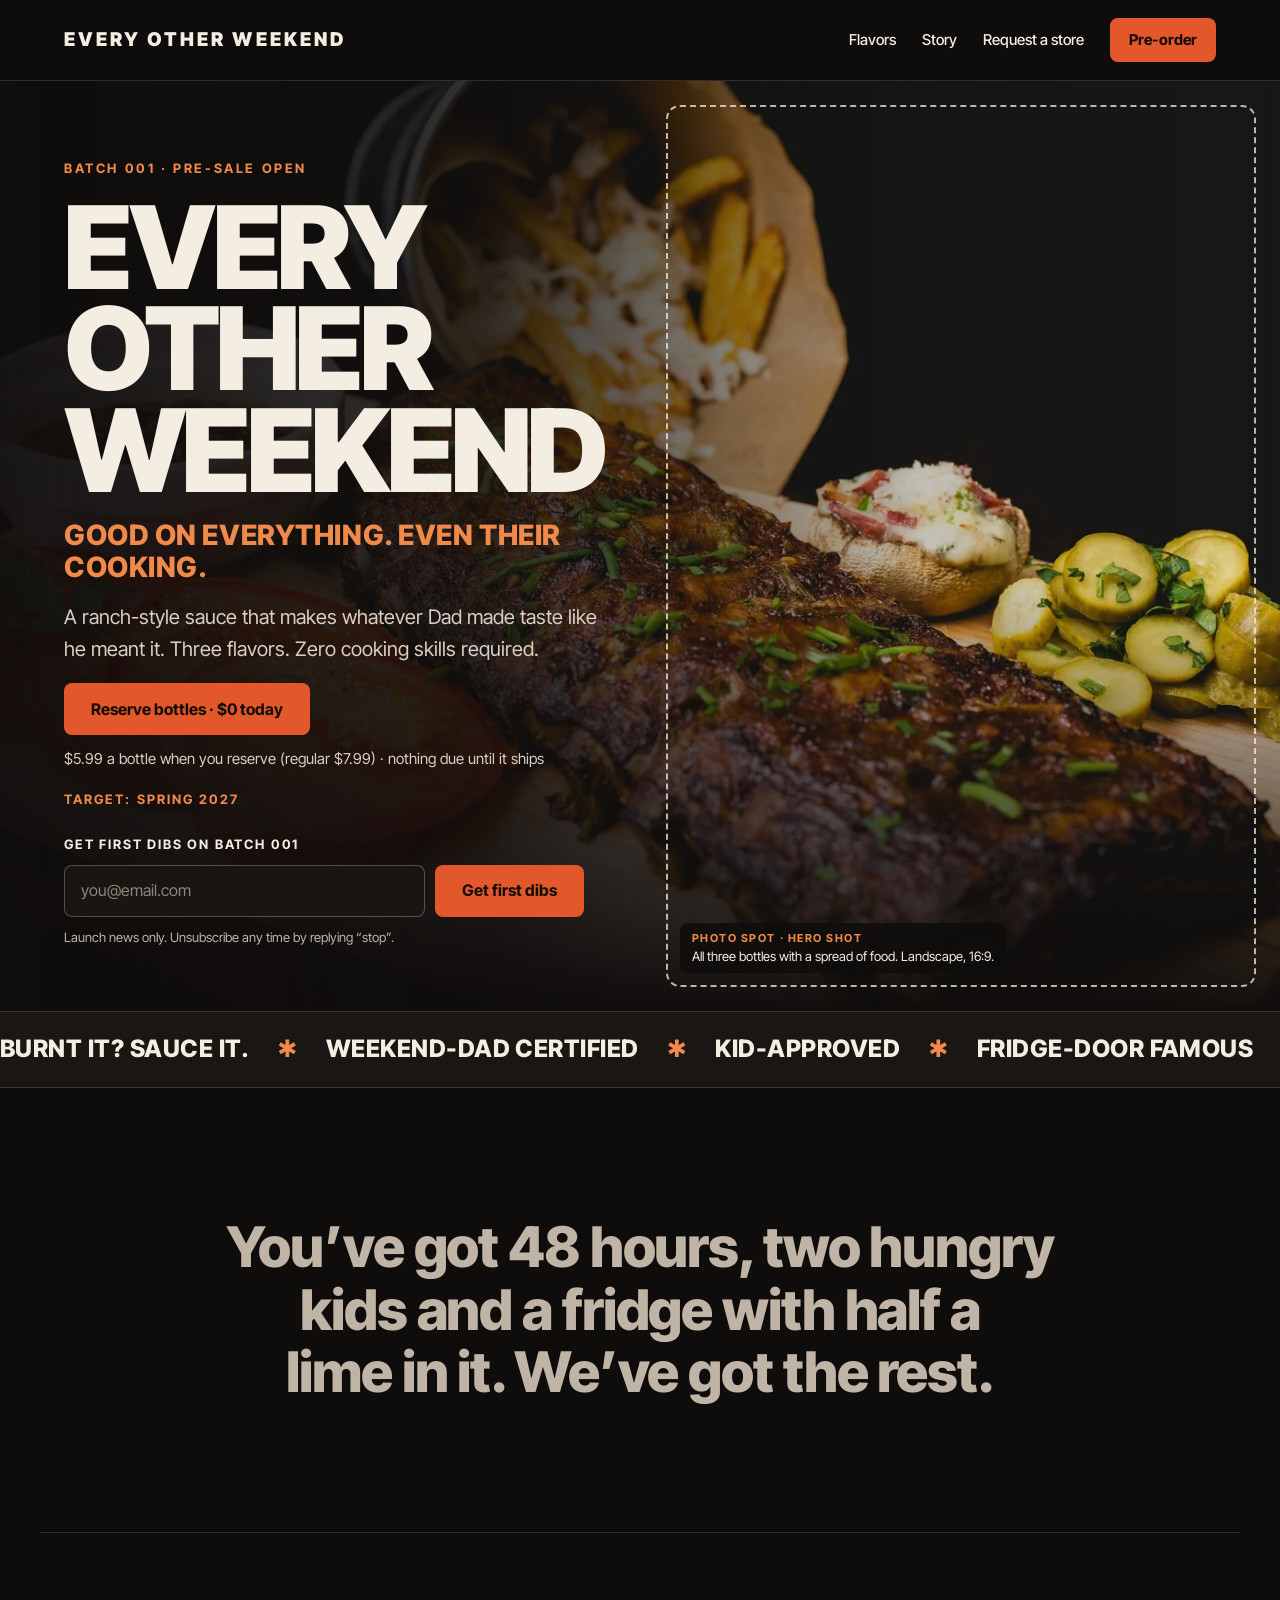
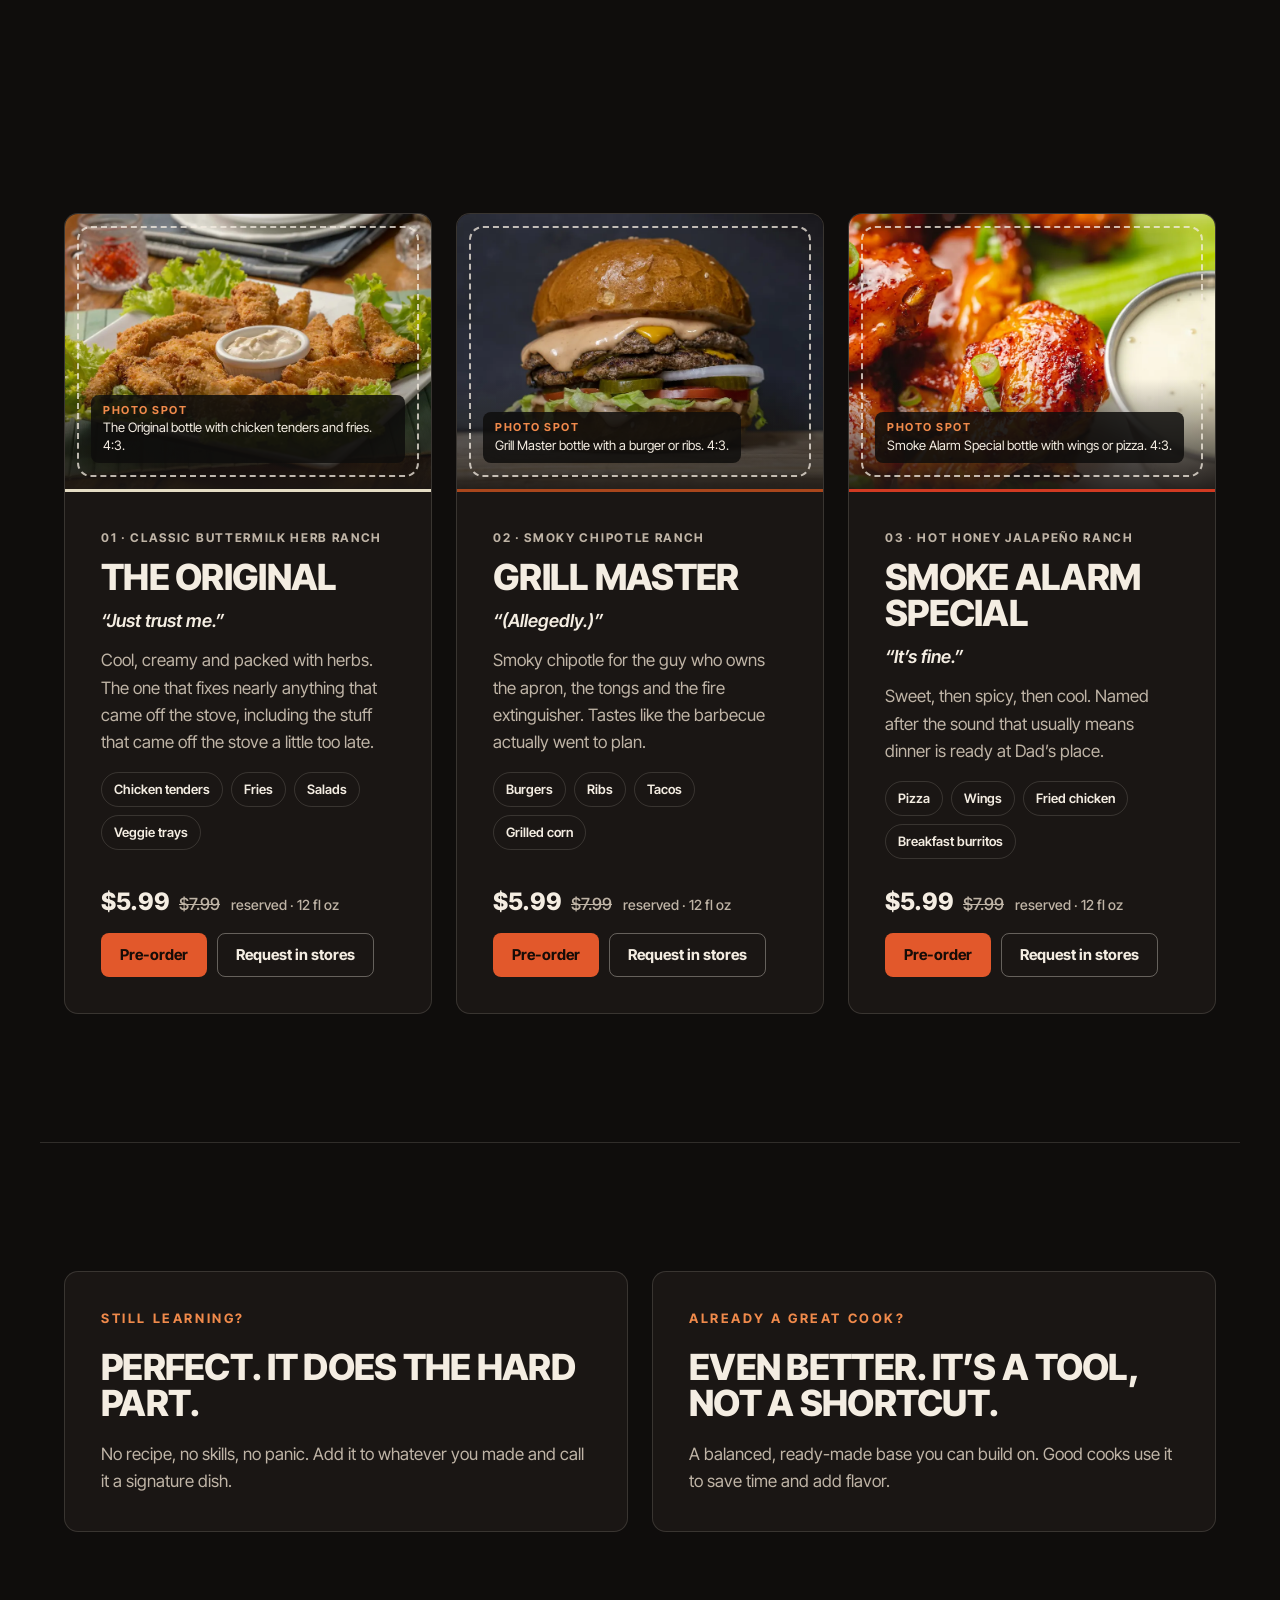
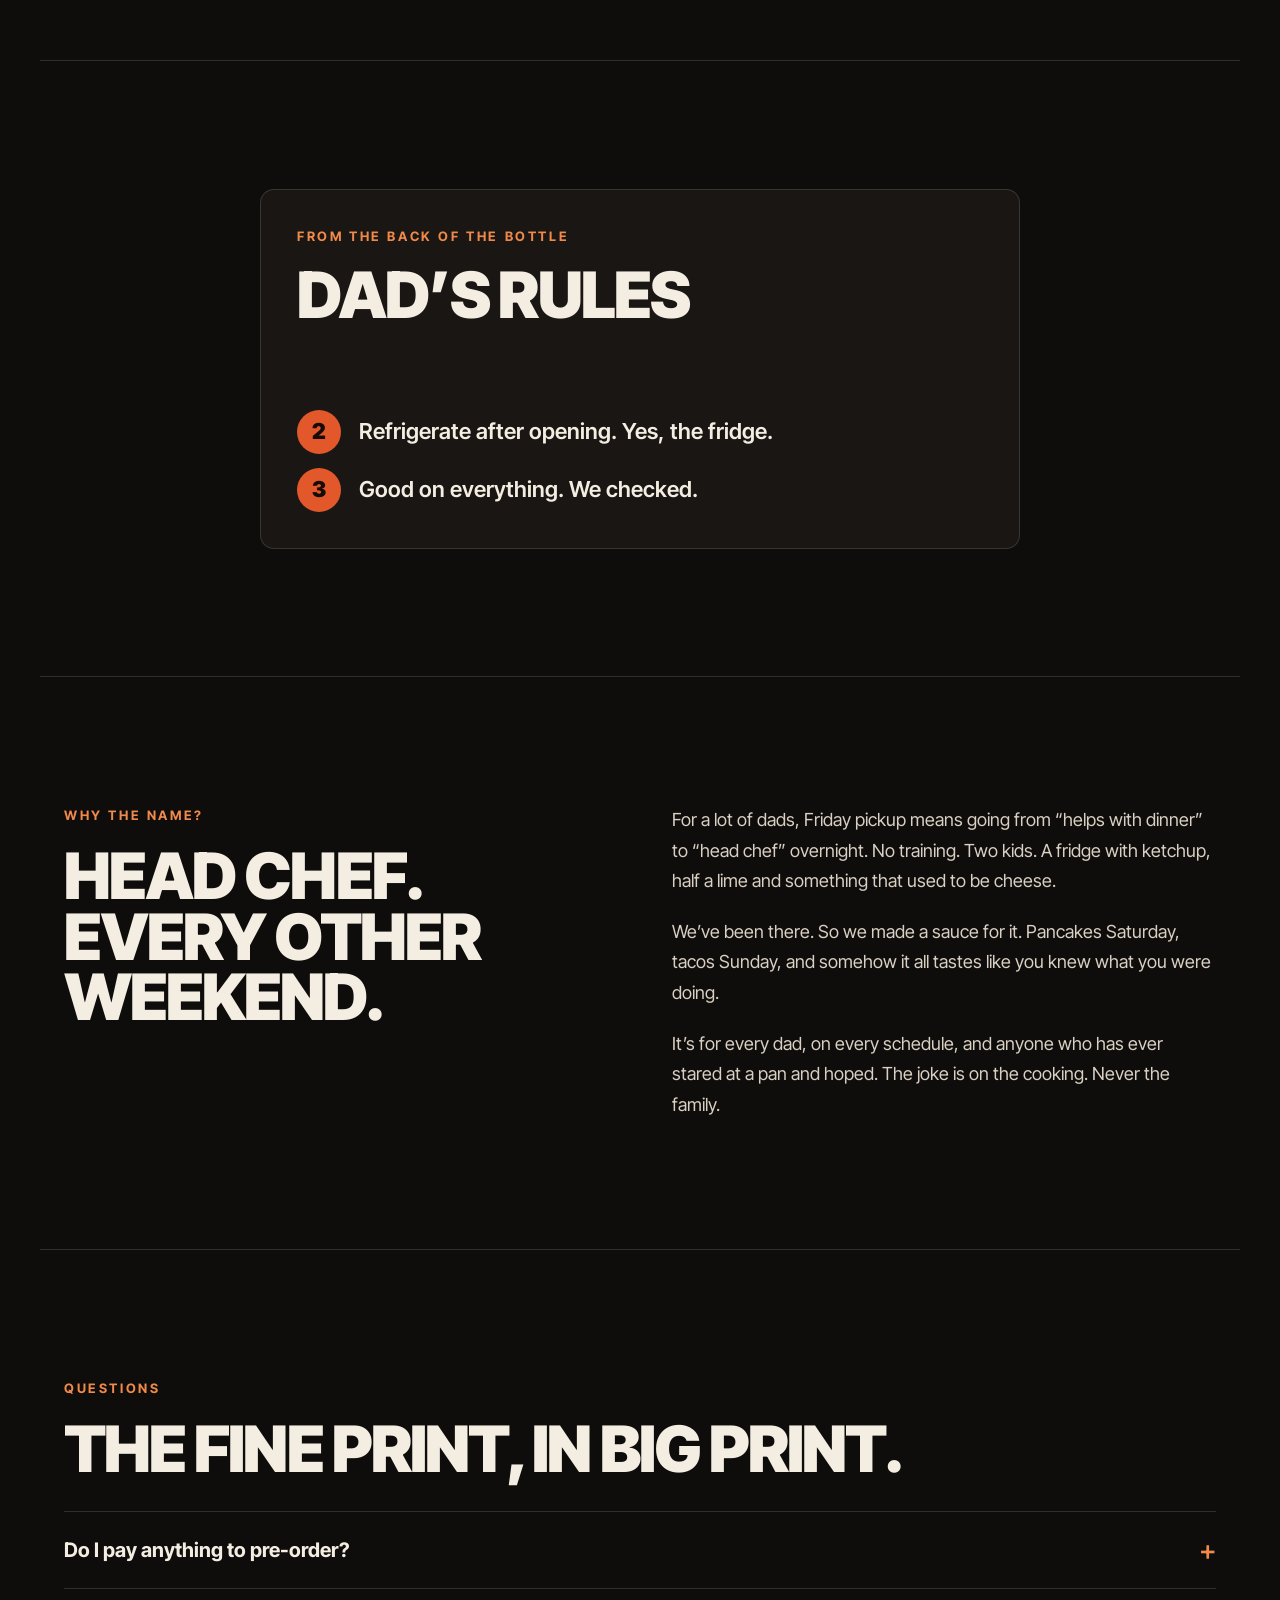
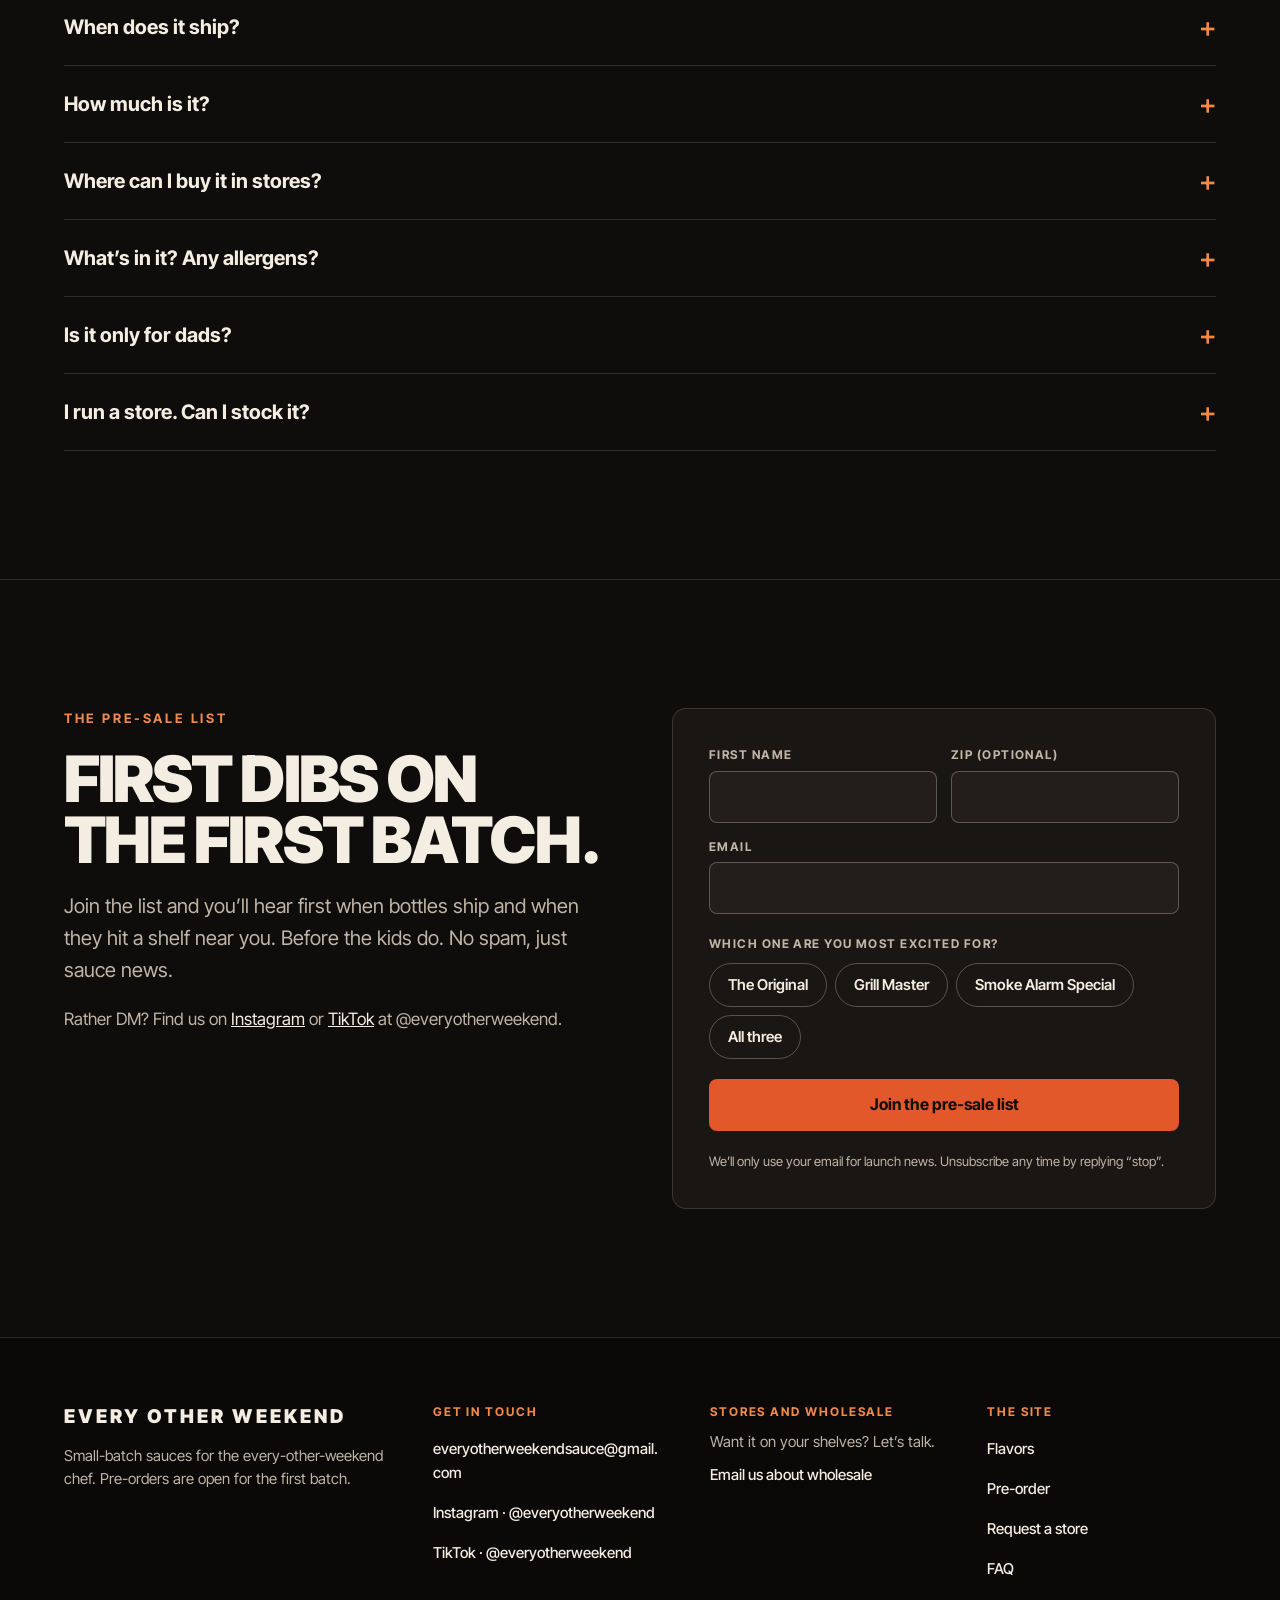
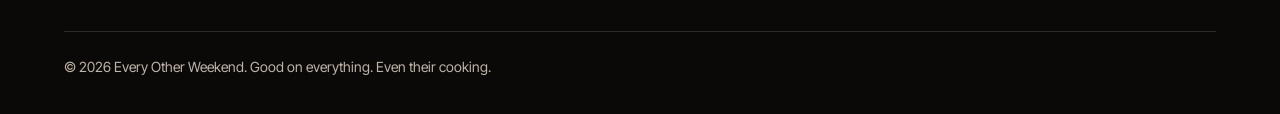
<file: index.html>
<!doctype html>
<html lang="en">
<head>
<meta charset="utf-8">
<meta name="viewport" content="width=device-width, initial-scale=1">
<title>Every Other Weekend — Good on everything. Even their cooking.</title>
<meta name="description" content="Small-batch sauces for the every-other-weekend chef. Three flavors, pre-orders open. $5.99 a bottle when you reserve now, $0 due today.">
<meta property="og:title" content="Every Other Weekend — Good on everything. Even their cooking.">
<meta property="og:description" content="Small-batch sauces for the every-other-weekend chef. Three flavors, pre-orders open. $5.99 a bottle when you reserve now, $0 due today.">
<meta property="og:type" content="website">
<meta property="og:url" content="https://everyotherweekendco.netlify.app/">
<meta property="og:image" content="https://everyotherweekendco.netlify.app/img/og-share.jpg">
<meta property="og:image:width" content="1200">
<meta property="og:image:height" content="630">
<meta property="og:image:alt" content="Every Other Weekend: good on everything. Pre-order, $0 today.">
<meta name="twitter:card" content="summary_large_image">
<link rel="icon" href="img/favicon.png" type="image/png">
<link rel="apple-touch-icon" href="img/favicon.png">
<meta name="theme-color" content="#0F0D0C">
<link rel="preconnect" href="https://fonts.googleapis.com">
<link rel="preconnect" href="https://fonts.gstatic.com" crossorigin="anonymous">
<link href="https://fonts.googleapis.com/css2?family=Inter+Tight:wght@400;500;600;700;800;900&amp;display=swap" rel="stylesheet">
<link rel="stylesheet" href="eow.css">
<link rel="stylesheet" href="home.css">
</head>
<body>
<div data-eow>

<header class="site-header">
<nav aria-label="Main" class="wrap site-nav">
<a href="#top" class="wordmark">Every Other Weekend</a>
<div class="nav-links">
<a href="#flavors">Flavors</a><a href="#story">Story</a><a href="stores.html">Request a store</a>
<a href="preorder.html" class="btn btn-primary btn-sm">Pre-order</a>
</div>
</nav>
</header>
<main>
<section id="top" class="hero">
<picture class="hero-photo">
<source srcset="img/hero.webp" type="image/webp">
<img src="img/hero.jpg" alt="Glazed barbecue ribs on a wooden board with fries and pickles" width="1800" height="1012" fetchpriority="high">
</picture>
<div class="photo-slot hero-slot" data-photo-slot hidden><span class="slot-label"><strong>Photo spot · Hero shot</strong>All three bottles with a spread of food. Landscape, 16:9.</span></div>
<div class="wrap hero-inner">
<div class="hero-copy" data-rv="up">
<p class="eyebrow">Batch 001 · Pre-sale open</p>
<h1 class="h-display hero-brand">Every Other Weekend</h1>
<p class="hero-tagline">Good on everything. Even their cooking.</p>
<p class="lede hero-lede">A ranch-style sauce that makes whatever Dad made taste like he meant it. Three flavors. Zero cooking skills required.</p>
<div class="hero-ctas">
<a href="preorder.html" class="btn btn-primary">Reserve bottles · $0 today</a>
<span class="hero-price">$5.99 a bottle when you reserve (regular $7.99) · nothing due until it ships</span>
</div>
<p class="hero-target">Target: spring 2027</p>
<div class="counter" data-counter hidden>
<p class="counter-text" data-counter-text></p>
<div class="counter-bar" data-counter-bar hidden role="progressbar" aria-label="First batch reserved" aria-valuemin="0"><div class="counter-fill" data-counter-fill></div></div>
</div>
<div class="hero-form">
<div data-if="heroNotSent">
<div data-form class="inline-form">
<label for="hero-email" class="hero-form-label">Get first dibs on Batch 001</label>
<div class="inline-row">
<input id="hero-email" class="input" data-val="hEmail" data-input="setHEmail" type="email" autocomplete="email" placeholder="you@email.com" required>
<button type="button" class="btn btn-primary" data-click="heroSubmit" data-busy>Get first dibs</button>
</div>
<div data-if="heroHasErr"><p class="form-error" role="alert"><span data-t="heroErr"></span></p></div>
<a data-fallback="heroHref" data-for="hero" hidden href="mailto:everyotherweekendsauce@gmail.com" class="btn btn-ghost btn-sm">Send my email instead</a>
<p class="fine">Launch news only. Unsubscribe any time by replying “stop”.</p>
</div>
</div>
<div data-if="heroSent" hidden>
<div role="status" class="hero-thanks card card-pad">
<p class="eyebrow">You’re on the list</p>
<p>We’ll email you the moment the first batch is ready.</p>
<button type="button" class="btn btn-ghost btn-sm share-btn" data-share>Know someone who grills? Send them this</button>
</div>
</div>
</div>
</div>
</div>
</section>

<div class="marquee" aria-label="Burnt it? Sauce it. Weekend-dad certified. Kid-approved. Fridge-door famous.">
<p data-marquee aria-hidden="true"><span><span>Burnt it? Sauce it.</span><span>✱</span><span>Weekend-dad certified</span><span>✱</span><span>Kid-approved</span><span>✱</span><span>Fridge-door famous</span><span>✱</span></span><span><span>Burnt it? Sauce it.</span><span>✱</span><span>Weekend-dad certified</span><span>✱</span><span>Kid-approved</span><span>✱</span><span>Fridge-door famous</span><span>✱</span></span><span><span>Burnt it? Sauce it.</span><span>✱</span><span>Weekend-dad certified</span><span>✱</span><span>Kid-approved</span><span>✱</span><span>Fridge-door famous</span><span>✱</span></span><span><span>Burnt it? Sauce it.</span><span>✱</span><span>Weekend-dad certified</span><span>✱</span><span>Kid-approved</span><span>✱</span><span>Fridge-door famous</span><span>✱</span></span></p>
</div>

<section class="wrap section quote-section">
<p data-words class="big-quote">You’ve got 48 hours, two hungry kids and a fridge with half a lime in it. We’ve got the rest.</p>
</section>

<section id="flavors" class="wrap section section-line">
<div class="section-head" data-rv="up">
<p class="eyebrow">The lineup</p>
<h2 class="h-section">Three flavors. Three excuses.</h2>
</div>
<div class="flavor-grid">
<article class="card flavor" data-rv="up" style="--flavor: var(--original)">
<div class="photo flavor-photo">
<picture><source srcset="img/flavor-original.webp" type="image/webp"><img src="img/flavor-original.jpg" alt="Crispy chicken tenders with a creamy dip" width="900" height="675" loading="lazy"></picture>
<img class="bottle" data-bottle="original" hidden alt="" width="300" height="600">
<div class="photo-slot" data-photo-slot hidden><span class="slot-label"><strong>Photo spot</strong>The Original bottle with chicken tenders and fries. 4:3.</span></div>
</div>
<div class="card-pad flavor-body">
<p class="flavor-tag">01 · Classic buttermilk herb ranch</p>
<h3 class="h-card">The Original</h3>
<p class="flavor-quote">“Just trust me.”</p>
<p class="muted">Cool, creamy and packed with herbs. The one that fixes nearly anything that came off the stove, including the stuff that came off the stove a little too late.</p>
<ul class="good-on" aria-label="Good on"><li>Chicken tenders</li><li>Fries</li><li>Salads</li><li>Veggie trays</li></ul>
<div class="flavor-buy">
<p class="price">$5.99 <s class="price-was">$7.99</s> <span class="muted">reserved · 12 fl oz</span></p>
<div class="row-tight"><a href="preorder.html#original" class="btn btn-primary btn-sm">Pre-order</a><a href="stores.html" class="btn btn-ghost btn-sm">Request in stores</a></div>
</div>
</div>
</article>
<article class="card flavor" data-rv="up" data-rv-delay="120" style="--flavor: var(--grill)">
<div class="photo flavor-photo">
<picture><source srcset="img/flavor-grill.webp" type="image/webp"><img src="img/flavor-grill.jpg" alt="Stacked cheeseburger on a dark background" width="900" height="675" loading="lazy"></picture>
<img class="bottle" data-bottle="grill" hidden alt="" width="300" height="600">
<div class="photo-slot" data-photo-slot hidden><span class="slot-label"><strong>Photo spot</strong>Grill Master bottle with a burger or ribs. 4:3.</span></div>
</div>
<div class="card-pad flavor-body">
<p class="flavor-tag">02 · Smoky chipotle ranch</p>
<h3 class="h-card">Grill Master</h3>
<p class="flavor-quote">“(Allegedly.)”</p>
<p class="muted">Smoky chipotle for the guy who owns the apron, the tongs and the fire extinguisher. Tastes like the barbecue actually went to plan.</p>
<ul class="good-on" aria-label="Good on"><li>Burgers</li><li>Ribs</li><li>Tacos</li><li>Grilled corn</li></ul>
<div class="flavor-buy">
<p class="price">$5.99 <s class="price-was">$7.99</s> <span class="muted">reserved · 12 fl oz</span></p>
<div class="row-tight"><a href="preorder.html#grill" class="btn btn-primary btn-sm">Pre-order</a><a href="stores.html" class="btn btn-ghost btn-sm">Request in stores</a></div>
</div>
</div>
</article>
<article class="card flavor" data-rv="up" data-rv-delay="240" style="--flavor: var(--smoke)">
<div class="photo flavor-photo">
<picture><source srcset="img/flavor-smoke.webp" type="image/webp"><img src="img/flavor-smoke.jpg" alt="Sticky glazed chicken wings with celery and a dip" width="900" height="675" loading="lazy"></picture>
<img class="bottle" data-bottle="smoke" hidden alt="" width="300" height="600">
<div class="photo-slot" data-photo-slot hidden><span class="slot-label"><strong>Photo spot</strong>Smoke Alarm Special bottle with wings or pizza. 4:3.</span></div>
</div>
<div class="card-pad flavor-body">
<p class="flavor-tag">03 · Hot honey jalapeño ranch</p>
<h3 class="h-card">Smoke Alarm Special</h3>
<p class="flavor-quote">“It’s fine.”</p>
<p class="muted">Sweet, then spicy, then cool. Named after the sound that usually means dinner is ready at Dad’s place.</p>
<ul class="good-on" aria-label="Good on"><li>Pizza</li><li>Wings</li><li>Fried chicken</li><li>Breakfast burritos</li></ul>
<div class="flavor-buy">
<p class="price">$5.99 <s class="price-was">$7.99</s> <span class="muted">reserved · 12 fl oz</span></p>
<div class="row-tight"><a href="preorder.html#smoke" class="btn btn-primary btn-sm">Pre-order</a><a href="stores.html" class="btn btn-ghost btn-sm">Request in stores</a></div>
</div>
</div>
</article>
</div>
</section>

<section id="watch" class="wrap section section-line" data-videos hidden>
<div class="section-head">
<p class="eyebrow">Watch</p>
<h2 class="h-section">Fresh from the kitchen.</h2>
</div>
<div class="video-list" data-video-list></div>
<p class="watch-follow"><a href="https://www.tiktok.com/@everyotherweekend" target="_blank" rel="noopener">Follow @everyotherweekend on TikTok</a> · <a href="https://www.instagram.com/everyotherweekend/" target="_blank" rel="noopener">Instagram</a></p>
</section>

<section class="wrap section section-line">
<div class="two-up">
<div class="card card-pad stack" data-rv="left">
<p class="eyebrow">Still learning?</p>
<h2 class="h-card">Perfect. It does the hard part.</h2>
<p class="muted">No recipe, no skills, no panic. Add it to whatever you made and call it a signature dish.</p>
</div>
<div class="card card-pad stack" data-rv="right" data-rv-delay="120">
<p class="eyebrow">Already a great cook?</p>
<h2 class="h-card">Even better. It’s a tool, not a shortcut.</h2>
<p class="muted">A balanced, ready-made base you can build on. Good cooks use it to save time and add flavor.</p>
</div>
</div>
</section>

<section id="rules" class="wrap section section-line">
<div class="rules card card-pad" data-rv="up">
<p class="eyebrow">From the back of the bottle</p>
<h2 class="h-section">Dad’s Rules</h2>
<ol class="rules-list">
<li data-rv="left" data-rv-delay="200"><span class="rule-n">1</span><span>Shake it like you mean it.</span></li>
<li data-rv="left" data-rv-delay="340"><span class="rule-n">2</span><span>Refrigerate after opening. Yes, the fridge.</span></li>
<li data-rv="left" data-rv-delay="480"><span class="rule-n">3</span><span>Good on everything. We checked.</span></li>
</ol>
</div>
</section>

<section id="story" class="wrap section section-line story">
<div data-rv="left" class="stack">
<p class="eyebrow">Why the name?</p>
<h2 class="h-section">Head chef. Every other weekend.</h2>
</div>
<div data-rv="right" data-rv-delay="120" class="stack story-copy">
<p>For a lot of dads, Friday pickup means going from “helps with dinner” to “head chef” overnight. No training. Two kids. A fridge with ketchup, half a lime and something that used to be cheese.</p>
<p>We’ve been there. So we made a sauce for it. Pancakes Saturday, tacos Sunday, and somehow it all tastes like you knew what you were doing.</p>
<p>It’s for every dad, on every schedule, and anyone who has ever stared at a pan and hoped. The joke is on the cooking. Never the family.</p>
</div>
</section>

<section id="faq" class="wrap section section-line faq-section">
<div data-rv="up" class="stack">
<p class="eyebrow">Questions</p>
<h2 class="h-section">The fine print, in big print.</h2>
</div>
<div class="faq-list">
<details class="faq"><summary>Do I pay anything to pre-order?</summary><p>No. A pre-order just holds your bottles from the first batch. We’ll email you to confirm, and you only pay once it’s ready to ship.</p></details>
<details class="faq"><summary>When does it ship?</summary><p>As soon as the first batch is bottled. Everyone on the pre-sale list gets the ship date before anyone else.</p></details>
<details class="faq"><summary>How much is it?</summary><p>A 12 fl oz bottle is $7.99 at launch. Reserve now and it’s $5.99. When the first batch is ready, we’ll email you and you’ll have 7 days to claim your bottles at that price. We’ll confirm shipping costs by email before you pay a cent.</p></details>
<details class="faq"><summary>Where can I buy it in stores?</summary><p>It’s not on shelves yet. Tell us where you shop on the <a href="stores.html">Request a store</a> page and we’ll bring them a bottle.</p></details>
<details class="faq"><summary>What’s in it? Any allergens?</summary><p>The Original is a buttermilk ranch, so it contains milk. Full ingredients and allergen info for all three flavors will be posted here and printed on every bottle before launch. Got a question now? Email us.</p></details>
<details class="faq"><summary>Is it only for dads?</summary><p>Nope. It’s for anyone who has ever stared at a pan and hoped, and for good cooks who want a solid base to build on.</p></details>
<details class="faq"><summary>I run a store. Can I stock it?</summary><p>Yes, please. Email <a href="mailto:everyotherweekendsauce@gmail.com?subject=Wholesale">everyotherweekendsauce@gmail.com</a> with “Wholesale” in the subject and we’ll get back to you.</p></details>
</div>
</section>

<section id="find" class="find">
<div class="wrap section find-inner">
<div data-rv="left" class="stack">
<p class="eyebrow">The pre-sale list</p>
<h2 class="h-section">First dibs on the first batch.</h2>
<p class="lede">Join the list and you’ll hear first when bottles ship and when they hit a shelf near you. Before the kids do. No spam, just sauce news.</p>
<p class="muted">Rather DM? Find us on <a href="https://www.instagram.com/everyotherweekend/" target="_blank" rel="noopener">Instagram</a> or <a href="https://www.tiktok.com/@everyotherweekend" target="_blank" rel="noopener">TikTok</a> at @everyotherweekend.</p>
</div>
<div class="find-form">
<div data-if="notSent">
<div data-form class="card card-pad stack">
<div class="field-grid">
<label class="field"><span>First name</span><input data-val="nName" data-input="setNName" autocomplete="given-name"></label>
<label class="field"><span>ZIP (optional)</span><input data-val="nZip" data-input="setNZip" inputmode="numeric" autocomplete="postal-code" maxlength="5"></label>
<label class="field field-wide"><span>Email</span><input data-val="nEmail" data-input="setNEmail" type="email" autocomplete="email" required></label>
</div>
<div class="stack-tight">
<span class="field-label">Which one are you most excited for?</span>
<div class="chips">
<button type="button" class="chip" aria-pressed="false" data-pressed="p1" data-click="pick1">The Original</button>
<button type="button" class="chip" aria-pressed="false" data-pressed="p2" data-click="pick2">Grill Master</button>
<button type="button" class="chip" aria-pressed="false" data-pressed="p3" data-click="pick3">Smoke Alarm Special</button>
<button type="button" class="chip" aria-pressed="false" data-pressed="p4" data-click="pick4">All three</button>
</div>
</div>
<div data-if="notifyHasErr"><p class="form-error" role="alert"><span data-t="notifyErr"></span></p></div>
<a data-fallback="notifyHref" data-for="notify" hidden href="mailto:everyotherweekendsauce@gmail.com" class="btn btn-ghost">Send my details by email</a>
<button type="button" data-click="notifySubmit" data-busy class="btn btn-primary">Join the pre-sale list</button>
<p class="fine">We’ll only use your email for launch news. Unsubscribe any time by replying “stop”.</p>
</div>
</div>
<div data-if="sent" hidden>
<div role="status" class="card card-pad stack">
<p class="eyebrow">Got it</p>
<h3 class="h-card">You’re on the list<span data-t="nComma"></span>.</h3>
<p class="muted">We’ll email you the moment the first batch is ready, and when it lands on a shelf near you.</p>
<p class="muted">Questions? Email <a href="mailto:everyotherweekendsauce@gmail.com?subject=Pre-sale%20list">everyotherweekendsauce@gmail.com</a> with “Pre-sale list” in the subject, or DM <a href="https://www.instagram.com/everyotherweekend/" target="_blank" rel="noopener">@everyotherweekend</a>.</p>
<div class="row-tight"><button type="button" class="btn btn-ghost btn-sm share-btn" data-share>Know someone who grills? Send them this</button><button type="button" class="btn btn-ghost btn-sm" data-click="editNotify">Change my details</button></div>
</div>
</div>
</div>
</div>
</section>
</main>
<a href="preorder.html" class="btn btn-primary sticky-cta" data-sticky hidden>Pre-order · $0 today</a>

<footer id="contact" class="site-footer">
<div class="wrap">
<div class="cols">
<div class="col">
<span class="wordmark">Every Other Weekend</span>
<span class="muted" style="font-size: 15px; line-height: 1.55; max-width: 22rem">Small-batch sauces for the every-other-weekend chef. Pre-orders are open for the first batch.</span>
</div>
<div class="col">
<h2>Get in touch</h2>
<a href="mailto:everyotherweekendsauce@gmail.com?subject=Hello%20from%20the%20website">everyotherweekendsauce@gmail.com</a>
<a href="https://www.instagram.com/everyotherweekend/" target="_blank" rel="noopener">Instagram · @everyotherweekend</a>
<a href="https://www.tiktok.com/@everyotherweekend" target="_blank" rel="noopener">TikTok · @everyotherweekend</a>
</div>
<div class="col">
<h2>Stores and wholesale</h2>
<span class="muted" style="font-size: 15px; line-height: 1.5">Want it on your shelves? Let’s talk.</span>
<a href="mailto:everyotherweekendsauce@gmail.com?subject=Wholesale%20inquiry">Email us about wholesale</a>
</div>
<div class="col">
<h2>The site</h2>
<a href="#flavors">Flavors</a>
<a href="preorder.html">Pre-order</a>
<a href="stores.html">Request a store</a>
<a href="#faq">FAQ</a>
</div>
</div>
<p class="legal">© 2026 Every Other Weekend. Good on everything. Even their cooking.</p>
</div>
</footer>
</div>
<script src="eow.js"></script>
<script>
class Component extends DCLogic {
st() { return Object.assign({ sending: false, nName: '', nEmail: '', nZip: '', nFav: 0, hEmail: '', err: '', errFor: '', sent: false, hSent: false }, this.state || {}); }

mailHref(subject, lines) {
return 'mailto:everyotherweekendsauce@gmail.com?subject=' + encodeURIComponent(subject) + '&body=' + encodeURIComponent(lines.join('\n'));
}
okEmail(e) { return /^[^\s@]+@[^\s@]+\.[^\s@]{2,}$/.test(String(e || '').trim()); }
setter(f, clean) {
var self = this;
return function (e) { var o = {}; var v = String((e && e.target && e.target.value) || ''); o[f] = clean ? clean(v) : v; o.err = ''; o.errFor = ''; self.setState(o); };
}
// check() -> problem text or ''; after() -> state on success; hrefKey names the mailto in renderVals;
// formKey tags errors and the fallback link; replyField is the state field holding the visitor's email.
submitter(check, after, hrefKey, formKey, replyField) {
var self = this;
return function (e) {
if (e && e.preventDefault) e.preventDefault();
if (self.state.sending) return;
var problem = check();
if (problem) { self.setState({ err: problem, errFor: formKey }); return; }
var href = self.renderVals()[hrefKey] || '';
var q = href.split('?')[1] || '', parts = {};
q.split('&').forEach(function (kv) { var i = kv.indexOf('='); parts[kv.slice(0, i)] = decodeURIComponent(kv.slice(i + 1)); });
var reply = String(self.st()[replyField] || '').trim();
var box = e && e.target && e.target.closest ? e.target.closest('[data-form]') : null;
var holder = box ? box.parentElement : null;
self.setState({ sending: true, sendFailed: false, err: '', errFor: '' });
eowSend(parts.subject || 'Website form', parts.body || '', reply, 'signup').then(function () {
var o = after(); o.sending = false; o.sendFailed = false; self.setState(o);
try { (holder || document.body).scrollIntoView({ behavior: 'smooth', block: 'center' }); } catch (x) {}
}, function () {
self.setState({ sending: false, sendFailed: formKey, errFor: formKey, err: 'Sorry, that didn’t go through on our end. Tap below to send the same details by email instead, so nothing gets lost.' });
});
};
}

renderVals() {
var s = this.st(), self = this;
var favs = ['', 'The Original', 'Grill Master', 'Smoke Alarm Special', 'All three'];
var href = this.mailHref('Pre-sale list: ' + (s.nEmail.trim() || 'new sign-up'), [
'Hi Every Other Weekend!', '', 'Please add me to the pre-sale list.', '',
'Name: ' + (s.nName.trim() || '-'), 'Email: ' + (s.nEmail.trim() || '-'), 'ZIP: ' + (s.nZip || '-'),
'Most excited for: ' + (favs[s.nFav] || '-'), '', '(Sent from the Every Other Weekend website)']);
var hEmail = s.hEmail.trim();
var heroHref = this.mailHref('Pre-sale list: ' + (hEmail || 'new sign-up'), ['Hi Every Other Weekend!', '', 'Please add me to the pre-sale list.', '', 'Email: ' + (hEmail || '-'), '', 'Signed up from: top of page', '(Sent from the Every Other Weekend website)']);
var v = { nName: s.nName, nEmail: s.nEmail, nZip: s.nZip, hEmail: s.hEmail,
notifyErr: s.errFor === 'notify' ? s.err : '', notifyHasErr: s.errFor === 'notify' && !!s.err,
heroErr: s.errFor === 'hero' ? s.err : '', heroHasErr: s.errFor === 'hero' && !!s.err,
sent: s.sent, notSent: !s.sent, heroSent: s.hSent, heroNotSent: !s.hSent,
nComma: s.nName.trim() ? ', ' + s.nName.trim() : '', notifyHref: href, heroHref: heroHref,
setNName: this.setter('nName'), setNEmail: this.setter('nEmail'), setHEmail: this.setter('hEmail'),
setNZip: this.setter('nZip', function (x) { return x.replace(/\D/g, '').slice(0, 5); }),
notifySubmit: this.submitter(function () { return self.okEmail(self.st().nEmail) ? '' : 'Add your email so we can reach you.'; }, function () { return { sent: true, err: '' }; }, 'notifyHref', 'notify', 'nEmail'),
heroSubmit: this.submitter(function () { return self.okEmail(self.st().hEmail) ? '' : 'Add your email so we can reach you.'; }, function () { return { hSent: true, err: '' }; }, 'heroHref', 'hero', 'hEmail'),
editNotify: function () { self.setState({ sent: false }); } };
[1, 2, 3, 4].forEach(function (i) {
v['p' + i] = s.nFav === i ? 'true' : 'false';
v['pick' + i] = function () { self.setState({ nFav: s.nFav === i ? 0 : i }); };
});
return v;
}
componentDidMount() {
var root = document.querySelector('[data-eow]');
if (!root || root.dataset.booted) return;
root.dataset.booted = '1';
var reduce = window.matchMedia && window.matchMedia('(prefers-reduced-motion: reduce)').matches;
if (reduce || !('IntersectionObserver' in window)) return;
root.classList.add('anim');
var rv = Array.prototype.slice.call(root.querySelectorAll('[data-rv]'));
rv.forEach(function (el) { if (el.dataset.rvDelay) el.style.transitionDelay = el.dataset.rvDelay + 'ms'; });
var io = new IntersectionObserver(function (entries) {
entries.forEach(function (e) { if (e.isIntersecting) { e.target.classList.add('in'); io.unobserve(e.target); } });
}, { rootMargin: '0px 0px -10% 0px', threshold: 0.1 });
rv.forEach(function (el) { io.observe(el); });
var quote = root.querySelector('[data-words]');
var words = [];
if (quote) {
var text = quote.textContent.trim().split(/\s+/);
quote.textContent = '';
text.forEach(function (w, i) {
var s = document.createElement('span');
s.textContent = w;
s.style.transition = 'color .4s ease';
s.style.color = '#BFB4A6';
quote.appendChild(s);
if (i < text.length - 1) quote.appendChild(document.createTextNode(' '));
words.push(s);
});
}
var marq = Array.prototype.slice.call(root.querySelectorAll('[data-marquee]'));
var ticking = false;
function frame() {
ticking = false;
var vh = window.innerHeight || 800;
var top = -root.getBoundingClientRect().top;
marq.forEach(function (el) {
var unit = el.firstElementChild ? el.firstElementChild.offsetWidth : 0;
if (!unit) return;
var x = (top * 0.35) % unit;
el.style.transform = 'translate3d(' + (-x).toFixed(1) + 'px,0,0)';
});
if (quote && words.length) {
var q = quote.getBoundingClientRect();
var p = (vh * 0.92 - q.top) / (vh * 0.6);
p = Math.max(0, Math.min(1, p));
var lit = Math.round(p * words.length);
words.forEach(function (s, i) { s.style.color = i < lit ? '#F4EDE2' : '#BFB4A6'; });
}
}
function onScroll() { if (!ticking) { ticking = true; window.requestAnimationFrame(frame); } }
window.addEventListener('scroll', onScroll, { passive: true, capture: true });
window.addEventListener('resize', onScroll);
frame();
}
}
eowMount(Component);
</script>
</body>
</html>
</file>
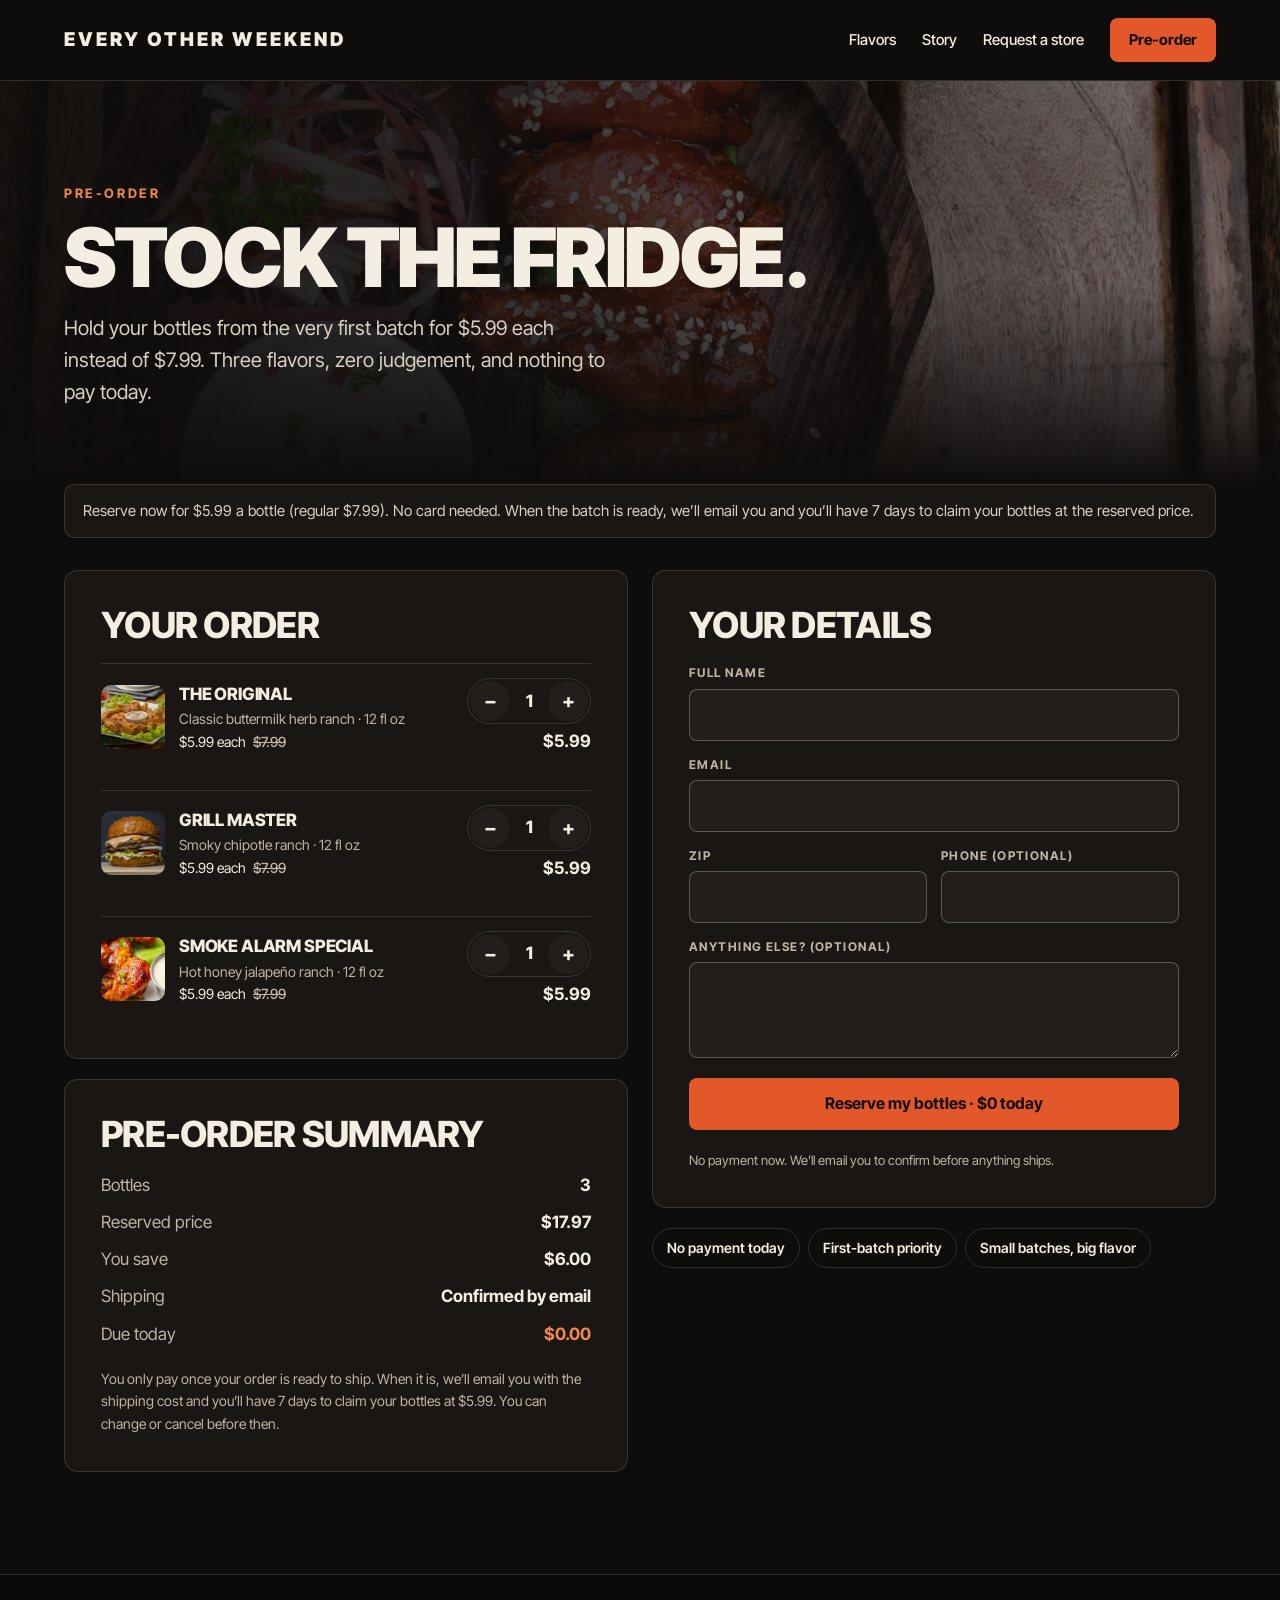
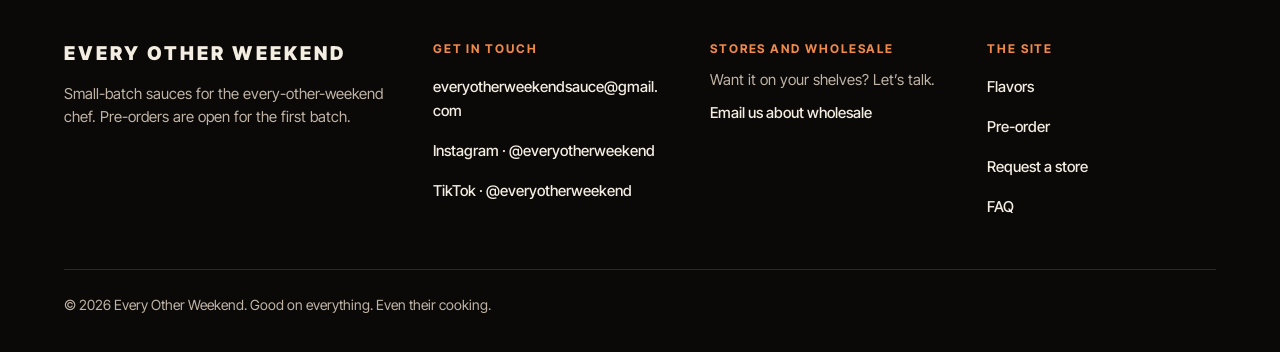
<file: preorder.html>
<!doctype html>
<html lang="en">
<head>
<meta charset="utf-8">
<meta name="viewport" content="width=device-width, initial-scale=1">
<title>Pre-order — Every Other Weekend</title>
<meta name="description" content="Hold your bottles from the very first batch for $5.99 each instead of $7.99. Three flavors, zero judgement, and nothing to pay today.">
<meta property="og:title" content="Pre-order — Every Other Weekend">
<meta property="og:description" content="Hold your bottles from the very first batch for $5.99 each instead of $7.99. Three flavors, zero judgement, and nothing to pay today.">
<meta property="og:type" content="website">
<meta property="og:url" content="https://everyotherweekendco.netlify.app/preorder.html">
<meta property="og:image" content="https://everyotherweekendco.netlify.app/img/og-share.jpg">
<meta property="og:image:width" content="1200">
<meta property="og:image:height" content="630">
<meta property="og:image:alt" content="Every Other Weekend: good on everything. Pre-order, $0 today.">
<meta name="twitter:card" content="summary_large_image">
<link rel="icon" href="img/favicon.png" type="image/png">
<link rel="apple-touch-icon" href="img/favicon.png">
<meta name="theme-color" content="#0F0D0C">
<link rel="preconnect" href="https://fonts.googleapis.com">
<link rel="preconnect" href="https://fonts.gstatic.com" crossorigin="anonymous">
<link href="https://fonts.googleapis.com/css2?family=Inter+Tight:wght@400;500;600;700;800;900&amp;display=swap" rel="stylesheet">
<link rel="stylesheet" href="eow.css">
<link rel="stylesheet" href="sub.css">
</head>
<body>
<div data-eow>
<header class="site-header">
<nav aria-label="Main" class="wrap site-nav">
<a href="index.html#top" class="wordmark">Every Other Weekend</a>
<div class="nav-links">
<a href="index.html#flavors">Flavors</a><a href="index.html#story">Story</a><a href="stores.html">Request a store</a>
<a href="preorder.html" class="btn btn-primary btn-sm">Pre-order</a>
</div>
</nav>
</header>
<main>
<section class="band">
<picture class="band-photo">
<source srcset="img/band-preorder.webp" type="image/webp">
<img src="img/band-preorder.jpg" alt="Glazed chicken wings with slaw and a creamy dip on a wooden board" width="1800" height="600">
</picture>
<div class="wrap band-inner">
<p class="eyebrow">Pre-order</p>
<h1 class="h-display">Stock the fridge.</h1>
<p class="lede band-lede">Hold your bottles from the very first batch for $5.99 each instead of $7.99. Three flavors, zero judgement, and nothing to pay today.</p>
</div>
</section>
<div class="wrap">
<p class="note-strip">Reserve now for $5.99 a bottle (regular $7.99). No card needed. When the batch is ready, we’ll email you and you’ll have 7 days to claim your bottles at the reserved price.</p>
</div>

<div data-if="placed" hidden>
<section class="wrap section-sm">
<div class="card card-pad stack done-card">
<p class="eyebrow">Pre-order <span data-t="orderNo"></span></p>
<h2 class="h-section">Your bottles are on hold.</h2>
<p class="lede">We’re holding <span data-t="summary"></span> for you<span data-t="nComma"></span> at $5.99 a bottle. When the batch is ready, we’ll email you and you’ll have 7 days to claim them at that price. Nothing to pay before then.</p>
<p class="price"><span data-t="subtotal"></span> reserved price · $0.00 today</p>
<p class="muted">Questions? Email <a href="mailto:everyotherweekendsauce@gmail.com?subject=Pre-order">everyotherweekendsauce@gmail.com</a> with what you’d like, or DM <a href="https://www.instagram.com/everyotherweekend/" target="_blank" rel="noopener">@everyotherweekend</a>.</p>
<div class="row-tight">
<button type="button" class="btn btn-primary btn-sm" data-share>Know someone who grills? Send them this</button>
<button type="button" class="btn btn-ghost btn-sm" data-click="editOrder">Change my order</button>
<a href="index.html" class="btn btn-ghost btn-sm">Back to the sauces</a>
</div>
</div>
</section>
</div>

<div data-if="notPlaced">
<section class="wrap section-sm order-grid">
<div class="stack">
<div class="card card-pad stack">
<h2 class="h-card">Your order</h2>
<div data-if="empty"><p class="muted">Your cart is empty. Add a flavor below and we’ll take it from there.</p></div>
<div data-if="has1">
<div class="line-item">
<img class="thumb" src="img/flavor-original.jpg" alt="" width="900" height="675" loading="lazy">
<div class="li-info"><p class="li-name">The Original</p><p class="muted li-sub">Classic buttermilk herb ranch · 12 fl oz</p><p class="li-sub">$5.99 each <s class="price-was">$7.99</s></p></div>
<div class="stepper"><button type="button" class="step" data-click="dec1" aria-label="Fewer The Original">−</button><span class="qty"><span data-t="q1"></span></span><button type="button" class="step" data-click="inc1" aria-label="More The Original">+</button></div>
<p class="li-total"><span data-t="l1"></span></p>
</div>
</div>
<div data-if="has2">
<div class="line-item">
<img class="thumb" src="img/flavor-grill.jpg" alt="" width="900" height="675" loading="lazy">
<div class="li-info"><p class="li-name">Grill Master</p><p class="muted li-sub">Smoky chipotle ranch · 12 fl oz</p><p class="li-sub">$5.99 each <s class="price-was">$7.99</s></p></div>
<div class="stepper"><button type="button" class="step" data-click="dec2" aria-label="Fewer Grill Master">−</button><span class="qty"><span data-t="q2"></span></span><button type="button" class="step" data-click="inc2" aria-label="More Grill Master">+</button></div>
<p class="li-total"><span data-t="l2"></span></p>
</div>
</div>
<div data-if="has3">
<div class="line-item">
<img class="thumb" src="img/flavor-smoke.jpg" alt="" width="900" height="675" loading="lazy">
<div class="li-info"><p class="li-name">Smoke Alarm Special</p><p class="muted li-sub">Hot honey jalapeño ranch · 12 fl oz</p><p class="li-sub">$5.99 each <s class="price-was">$7.99</s></p></div>
<div class="stepper"><button type="button" class="step" data-click="dec3" aria-label="Fewer Smoke Alarm Special">−</button><span class="qty"><span data-t="q3"></span></span><button type="button" class="step" data-click="inc3" aria-label="More Smoke Alarm Special">+</button></div>
<p class="li-total"><span data-t="l3"></span></p>
</div>
</div>
<div data-if="missAny">
<div class="add-row">
<span class="field-label">Add a flavor:</span>
<div data-if="miss1"><button type="button" class="chip" data-click="inc1">+ The Original</button></div><div data-if="miss2"><button type="button" class="chip" data-click="inc2">+ Grill Master</button></div><div data-if="miss3"><button type="button" class="chip" data-click="inc3">+ Smoke Alarm Special</button></div>
</div>
</div>
</div>
<div class="card card-pad stack">
<h2 class="h-card">Pre-order summary</h2>
<dl class="summary">
<dt>Bottles</dt><dd><span data-t="count"></span></dd>
<dt>Reserved price</dt><dd><span data-t="subtotal"></span></dd>
<dt>You save</dt><dd><span data-t="saved"></span></dd>
<dt>Shipping</dt><dd>Confirmed by email</dd>
<dt>Due today</dt><dd class="due">$0.00</dd>
</dl>
<p class="muted small">You only pay once your order is ready to ship. When it is, we’ll email you with the shipping cost and you’ll have 7 days to claim your bottles at $5.99. You can change or cancel before then.</p>
</div>
</div>
<div class="stack">
<div data-form class="card card-pad stack">
<h2 class="h-card">Your details</h2>
<div class="field-grid">
<label class="field field-wide"><span>Full name</span><input data-val="name" data-input="set_name" autocomplete="name" required></label>
<label class="field field-wide"><span>Email</span><input data-val="email" data-input="set_email" type="email" autocomplete="email" required></label>
<label class="field"><span>ZIP</span><input data-val="zip" data-input="set_zip" inputmode="numeric" autocomplete="postal-code" maxlength="5" required></label>
<label class="field"><span>Phone (optional)</span><input data-val="phone" data-input="set_phone" type="tel" autocomplete="tel"></label>
<label class="field field-wide"><span>Anything else? (optional)</span><textarea data-val="note" data-input="set_note"></textarea></label>
</div>
<div data-if="hasErr"><p class="form-error" role="alert"><span data-t="err"></span></p></div>
<a data-fallback hidden href="mailto:everyotherweekendsauce@gmail.com" class="btn btn-ghost">Send my details by email</a>
<button type="button" data-click="place" data-busy class="btn btn-primary">Reserve my bottles · $0 today</button>
<p class="fine">No payment now. We’ll email you to confirm before anything ships.</p>
</div>
<ul class="perks">
<li>No payment today</li>
<li>First-batch priority</li>
<li>Small batches, big flavor</li>
</ul>
</div>
</section>
</div>
</main>

<footer id="contact" class="site-footer">
<div class="wrap">
<div class="cols">
<div class="col">
<span class="wordmark">Every Other Weekend</span>
<span class="muted" style="font-size: 15px; line-height: 1.55; max-width: 22rem">Small-batch sauces for the every-other-weekend chef. Pre-orders are open for the first batch.</span>
</div>
<div class="col">
<h2>Get in touch</h2>
<a href="mailto:everyotherweekendsauce@gmail.com?subject=Hello%20from%20the%20website">everyotherweekendsauce@gmail.com</a>
<a href="https://www.instagram.com/everyotherweekend/" target="_blank" rel="noopener">Instagram · @everyotherweekend</a>
<a href="https://www.tiktok.com/@everyotherweekend" target="_blank" rel="noopener">TikTok · @everyotherweekend</a>
</div>
<div class="col">
<h2>Stores and wholesale</h2>
<span class="muted" style="font-size: 15px; line-height: 1.5">Want it on your shelves? Let’s talk.</span>
<a href="mailto:everyotherweekendsauce@gmail.com?subject=Wholesale%20inquiry">Email us about wholesale</a>
</div>
<div class="col">
<h2>The site</h2>
<a href="index.html#flavors">Flavors</a>
<a href="preorder.html">Pre-order</a>
<a href="stores.html">Request a store</a>
<a href="index.html#faq">FAQ</a>
</div>
</div>
<p class="legal">© 2026 Every Other Weekend. Good on everything. Even their cooking.</p>
</div>
</footer>
</div>
<script src="eow.js"></script>
<script>
class Component extends DCLogic {
cfg() { return { price: 5.99, regular: 7.99, names: { 1: 'The Original', 2: 'Grill Master', 3: 'Smoke Alarm Special' } }; }
money(n) { return '$' + n.toFixed(2); }
st() {
if (!this._ord) this._ord = 'EOW-' + (1000 + Math.floor(Math.random() * 9000));
return Object.assign({ q1: 1, q2: 1, q3: 1, name: '', email: '', zip: '', phone: '', note: '', err: '', placed: false, orderNo: this._ord }, this.state || {});
}
componentDidMount() {
var h = '';
try { h = String(window.location.hash || '').replace('#', ''); } catch (x) { h = ''; }
var pick = { original: 1, grill: 2, smoke: 3 }[h];
if (pick) { var q = { q1: 0, q2: 0, q3: 0 }; q['q' + pick] = 1; this.setState(q); }
}

mailHref(subject, lines) {
return 'mailto:everyotherweekendsauce@gmail.com?subject=' + encodeURIComponent(subject) + '&body=' + encodeURIComponent(lines.join('\n'));
}
okEmail(e) { return /^[^\s@]+@[^\s@]+\.[^\s@]{2,}$/.test(String(e || '').trim()); }
setter(f, clean) {
var self = this;
return function (e) { var o = {}; var v = String((e && e.target && e.target.value) || ''); o[f] = clean ? clean(v) : v; o.err = ''; self.setState(o); };
}
submitter(check, after) {
var self = this;
return function (e) {
if (e && e.preventDefault) e.preventDefault();
if (self.state.sending) return;
var problem = check();
if (problem) { self.setState({ err: problem }); return; }
var v = self.renderVals(), href = v.notifyHref || v.reqHref || v.orderHref || '';
var q = href.split('?')[1] || '', parts = {};
q.split('&').forEach(function (kv) { var i = kv.indexOf('='); parts[kv.slice(0, i)] = decodeURIComponent(kv.slice(i + 1)); });
var s = self.st(), reply = String(s.nEmail || s.email || '').trim();
self.setState({ sending: true, sendFailed: false, err: '' });
eowSend(parts.subject || 'Website form', parts.body || '', reply, 'preorder').then(function () {
var o = after(); o.sending = false; o.sendFailed = false; self.setState(o);
try { var box = document.querySelector('[data-form]'); (box ? box.parentElement : document.body).scrollIntoView({ behavior: 'smooth', block: 'center' }); } catch (x) {}
}, function () {
self.setState({ sending: false, sendFailed: true, err: 'Sorry, that didn’t go through on our end. Tap below to send the same details by email instead, so nothing gets lost.' });
});
};
}

renderVals() {
var s = this.st(), self = this, C = this.cfg(), money = this.money;
var qty = [s.q1, s.q2, s.q3], count = qty[0] + qty[1] + qty[2];
var subtotal = count * C.price;
var lines = qty.map(function (q, i) { return q ? q + ' × ' + C.names[i + 1] : null; }).filter(Boolean);
var href = this.mailHref('Pre-order ' + s.orderNo + ': ' + (s.name.trim() || 'new order'), [
'Hi Every Other Weekend!', '', 'I’d like to pre-order from the first batch:', ''
].concat(lines.map(function (l) { return '  ' + l; })).concat([
'', 'Bottles: ' + count + ' (' + money(subtotal) + ' reserved price, $0 today)', '',
'Name: ' + (s.name.trim() || '-'), 'Email: ' + (s.email.trim() || '-'), 'ZIP: ' + (s.zip || '-'), 'Phone: ' + (s.phone.trim() || '-'),
'Note: ' + (s.note.trim() || '-'), '', 'Pre-order number: ' + s.orderNo, '(Sent from the Every Other Weekend website)']));
var v = { placed: s.placed, notPlaced: !s.placed, empty: count === 0, orderNo: s.orderNo, err: s.err, hasErr: !!s.err,
count: count, subtotal: money(subtotal), saved: money(count * (C.regular - C.price)), orderHref: href, summary: lines.join(', ') || 'nothing yet',
nComma: s.name.trim() ? ', ' + s.name.trim().split(/\s+/)[0] : '',
place: this.submitter(function () {
var c = self.st(), miss = [];
if (c.q1 + c.q2 + c.q3 === 0) return 'Your pre-order is empty. Add a flavor first.';
if (!c.name.trim()) miss.push('your name');
if (!self.okEmail(c.email)) miss.push('a valid email');
if (!/^\d{5}$/.test(c.zip)) miss.push('a 5-digit ZIP');
return miss.length ? 'We still need ' + miss.join(', ') + '.' : '';
}, function () { return { placed: true, err: '' }; }),
editOrder: function () { self.setState({ placed: false }); } };
[1, 2, 3].forEach(function (n) {
var q = s['q' + n];
v['q' + n] = q; v['has' + n] = q > 0; v['miss' + n] = q === 0; v['l' + n] = money(q * C.price);
v['inc' + n] = function () { var o = {}; o['q' + n] = Math.min(12, self.st()['q' + n] + 1); o.err = ''; self.setState(o); };
v['dec' + n] = function () { var o = {}; o['q' + n] = Math.max(0, self.st()['q' + n] - 1); self.setState(o); };
});
v.missAny = v.miss1 || v.miss2 || v.miss3;
['name', 'email', 'phone', 'note'].forEach(function (f) { v[f] = s[f]; v['set_' + f] = self.setter(f); });
v.zip = s.zip; v.set_zip = this.setter('zip', function (x) { return x.replace(/\D/g, '').slice(0, 5); });
return v;
}
}
eowMount(Component);
</script>
</body>
</html>
</file>
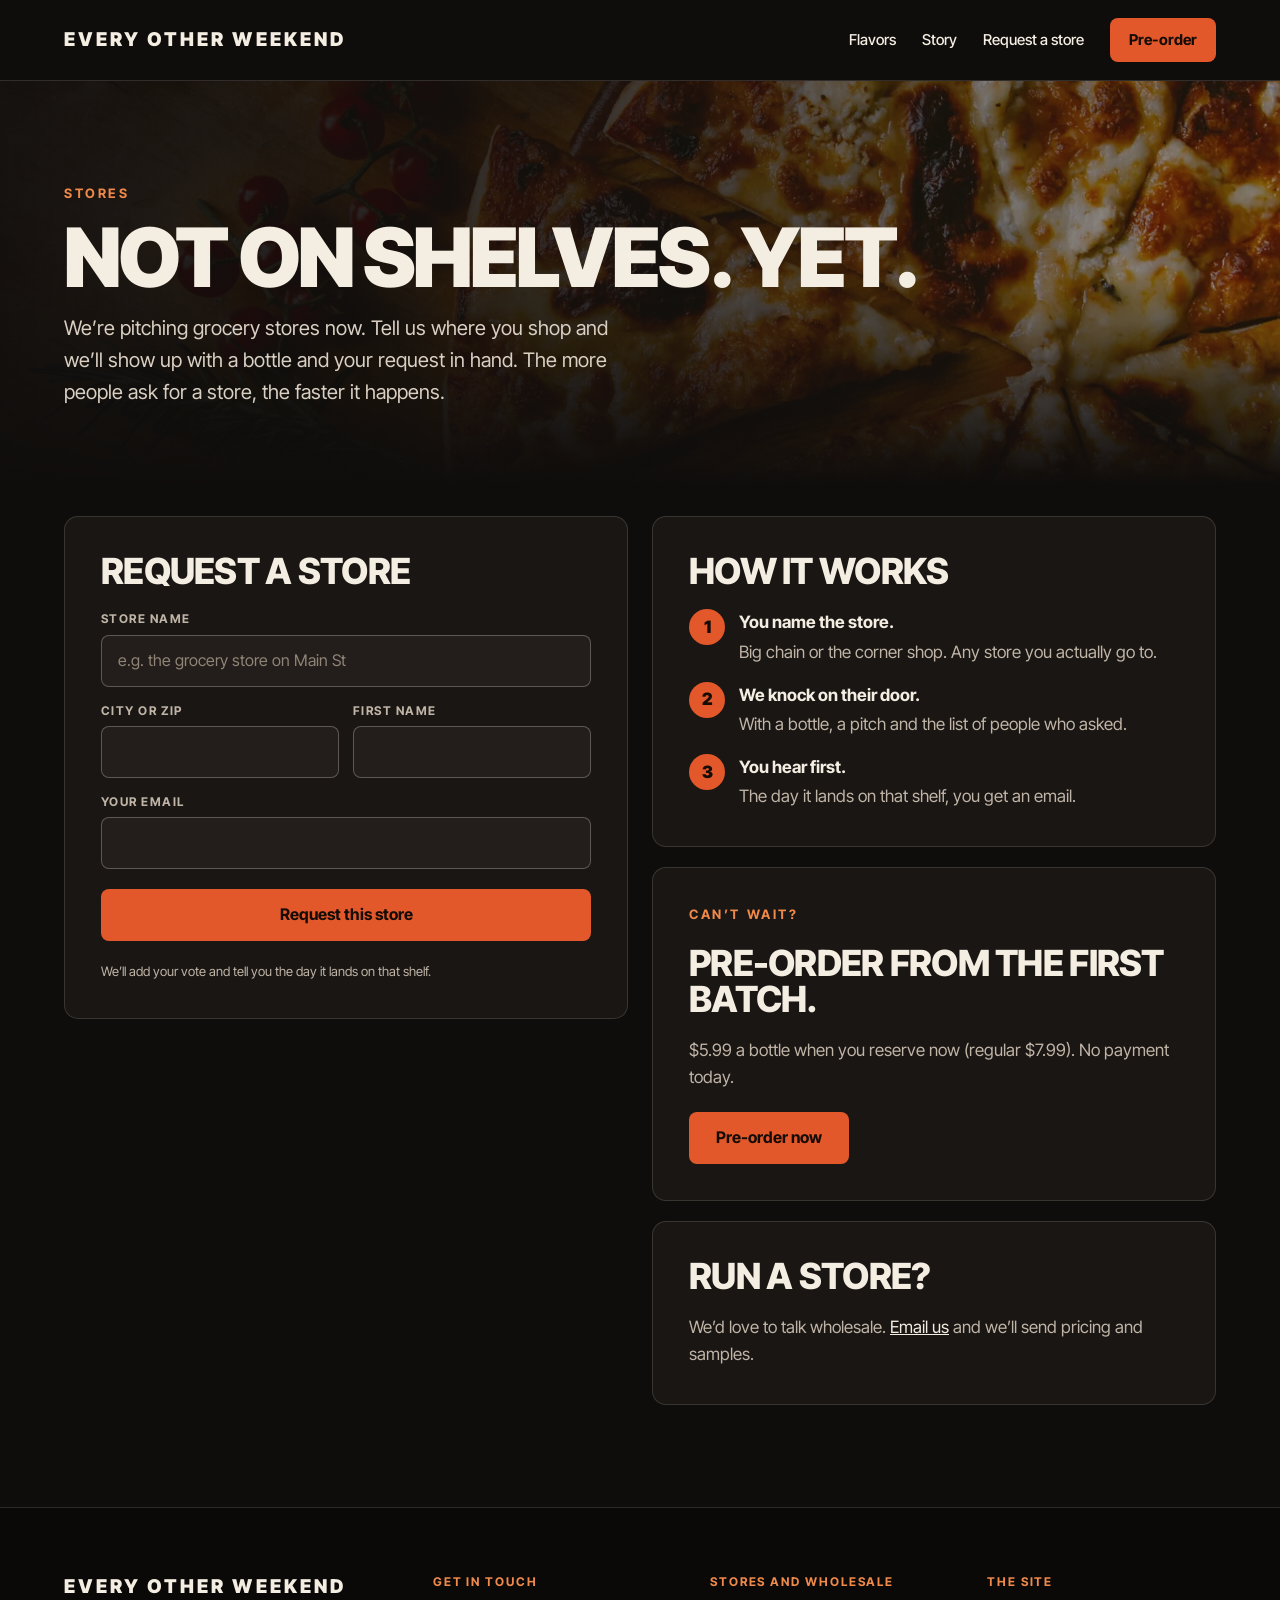
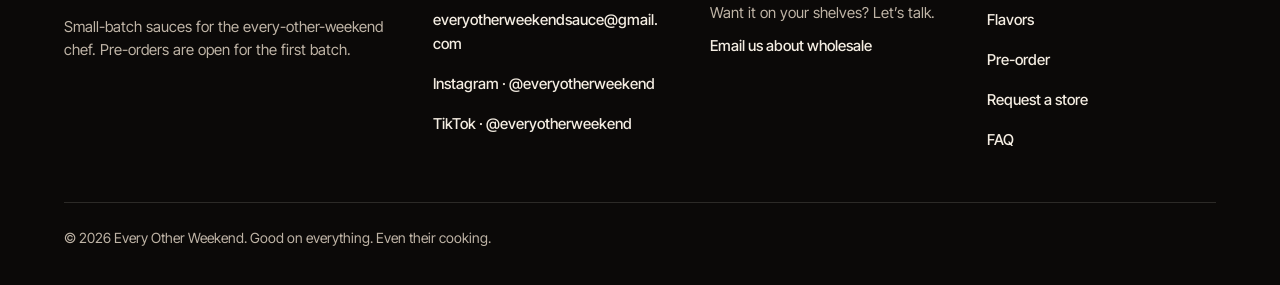
<file: stores.html>
<!doctype html>
<html lang="en">
<head>
<meta charset="utf-8">
<meta name="viewport" content="width=device-width, initial-scale=1">
<title>Request a store — Every Other Weekend</title>
<meta name="description" content="Not on shelves yet. Tell us where you shop and we’ll show up with a bottle and your request in hand.">
<meta property="og:title" content="Request a store — Every Other Weekend">
<meta property="og:description" content="Not on shelves yet. Tell us where you shop and we’ll show up with a bottle and your request in hand.">
<meta property="og:type" content="website">
<meta property="og:url" content="https://everyotherweekendco.netlify.app/stores.html">
<meta property="og:image" content="https://everyotherweekendco.netlify.app/img/og-share.jpg">
<meta property="og:image:width" content="1200">
<meta property="og:image:height" content="630">
<meta property="og:image:alt" content="Every Other Weekend: good on everything. Pre-order, $0 today.">
<meta name="twitter:card" content="summary_large_image">
<link rel="icon" href="img/favicon.png" type="image/png">
<link rel="apple-touch-icon" href="img/favicon.png">
<meta name="theme-color" content="#0F0D0C">
<link rel="preconnect" href="https://fonts.googleapis.com">
<link rel="preconnect" href="https://fonts.gstatic.com" crossorigin="anonymous">
<link href="https://fonts.googleapis.com/css2?family=Inter+Tight:wght@400;500;600;700;800;900&amp;display=swap" rel="stylesheet">
<link rel="stylesheet" href="eow.css">
<link rel="stylesheet" href="sub.css">
</head>
<body>
<div data-eow>
<header class="site-header">
<nav aria-label="Main" class="wrap site-nav">
<a href="index.html#top" class="wordmark">Every Other Weekend</a>
<div class="nav-links">
<a href="index.html#flavors">Flavors</a><a href="index.html#story">Story</a><a href="stores.html">Request a store</a>
<a href="preorder.html" class="btn btn-primary btn-sm">Pre-order</a>
</div>
</nav>
</header>
<main>
<section class="band">
<picture class="band-photo">
<source srcset="img/band-stores.webp" type="image/webp">
<img src="img/band-stores.jpg" alt="Cheese pizza with cherry tomatoes and rosemary on a wooden board" width="1800" height="600">
</picture>
<div class="wrap band-inner">
<p class="eyebrow">Stores</p>
<h1 class="h-display">Not on shelves. Yet.</h1>
<p class="lede band-lede">We’re pitching grocery stores now. Tell us where you shop and we’ll show up with a bottle and your request in hand. The more people ask for a store, the faster it happens.</p>
</div>
</section>

<section class="wrap section-sm order-grid">
<div class="stack">
<div data-if="notSent">
<div data-form class="card card-pad stack">
<h2 class="h-card">Request a store</h2>
<div class="field-grid">
<label class="field field-wide"><span>Store name</span><input data-val="store" data-input="setStore" placeholder="e.g. the grocery store on Main St" required></label>
<label class="field"><span>City or ZIP</span><input data-val="where" data-input="setWhere" autocomplete="address-level2" required></label>
<label class="field"><span>First name</span><input data-val="name" data-input="setName" autocomplete="given-name"></label>
<label class="field field-wide"><span>Your email</span><input data-val="email" data-input="setEmail" type="email" autocomplete="email" required></label>
</div>
<div data-if="hasErr"><p class="form-error" role="alert"><span data-t="err"></span></p></div>
<a data-fallback hidden href="mailto:everyotherweekendsauce@gmail.com" class="btn btn-ghost">Send my details by email</a>
<button type="button" data-click="submit" data-busy class="btn btn-primary">Request this store</button>
<p class="fine">We’ll add your vote and tell you the day it lands on that shelf.</p>
</div>
</div>
<div data-if="sent" hidden>
<div role="status" class="card card-pad stack">
<p class="eyebrow">Request sent</p>
<h2 class="h-section">Your vote counts.</h2>
<p class="muted">We’ve got your request for <span data-t="storeLabel"></span>. We’ll take it from here and email you when it’s on the shelf.</p>
<p class="muted">Questions? Email <a href="mailto:everyotherweekendsauce@gmail.com?subject=Store%20request">everyotherweekendsauce@gmail.com</a> with the store’s name and city, or DM <a href="https://www.instagram.com/everyotherweekend/" target="_blank" rel="noopener">@everyotherweekend</a>.</p>
<div class="row-tight">
<button type="button" class="btn btn-primary btn-sm" data-share>Know someone who grills? Send them this</button>
<button type="button" class="btn btn-ghost btn-sm" data-click="another">Request another store</button>
</div>
</div>
</div>
</div>
<div class="stack">
<div class="card card-pad stack">
<h2 class="h-card">How it works</h2>
<ol class="steps">
<li><span class="step-n">1</span><span><strong>You name the store.</strong><span class="muted">Big chain or the corner shop. Any store you actually go to.</span></span></li>
<li><span class="step-n">2</span><span><strong>We knock on their door.</strong><span class="muted">With a bottle, a pitch and the list of people who asked.</span></span></li>
<li><span class="step-n">3</span><span><strong>You hear first.</strong><span class="muted">The day it lands on that shelf, you get an email.</span></span></li>
</ol>
</div>
<div class="card card-pad stack cta-card">
<p class="eyebrow">Can’t wait?</p>
<h2 class="h-card">Pre-order from the first batch.</h2>
<p class="muted">$5.99 a bottle when you reserve now (regular $7.99). No payment today.</p>
<div><a href="preorder.html" class="btn btn-primary">Pre-order now</a></div>
</div>
<div class="card card-pad stack">
<h2 class="h-card">Run a store?</h2>
<p class="muted">We’d love to talk wholesale. <a href="mailto:everyotherweekendsauce@gmail.com?subject=Wholesale%20inquiry">Email us</a> and we’ll send pricing and samples.</p>
</div>
</div>
</section>
</main>

<footer id="contact" class="site-footer">
<div class="wrap">
<div class="cols">
<div class="col">
<span class="wordmark">Every Other Weekend</span>
<span class="muted" style="font-size: 15px; line-height: 1.55; max-width: 22rem">Small-batch sauces for the every-other-weekend chef. Pre-orders are open for the first batch.</span>
</div>
<div class="col">
<h2>Get in touch</h2>
<a href="mailto:everyotherweekendsauce@gmail.com?subject=Hello%20from%20the%20website">everyotherweekendsauce@gmail.com</a>
<a href="https://www.instagram.com/everyotherweekend/" target="_blank" rel="noopener">Instagram · @everyotherweekend</a>
<a href="https://www.tiktok.com/@everyotherweekend" target="_blank" rel="noopener">TikTok · @everyotherweekend</a>
</div>
<div class="col">
<h2>Stores and wholesale</h2>
<span class="muted" style="font-size: 15px; line-height: 1.5">Want it on your shelves? Let’s talk.</span>
<a href="mailto:everyotherweekendsauce@gmail.com?subject=Wholesale%20inquiry">Email us about wholesale</a>
</div>
<div class="col">
<h2>The site</h2>
<a href="index.html#flavors">Flavors</a>
<a href="preorder.html">Pre-order</a>
<a href="stores.html">Request a store</a>
<a href="index.html#faq">FAQ</a>
</div>
</div>
<p class="legal">© 2026 Every Other Weekend. Good on everything. Even their cooking.</p>
</div>
</footer>
</div>
<script src="eow.js"></script>
<script>
class Component extends DCLogic {
st() { return Object.assign({ sending: false, store: '', where: '', name: '', email: '', err: '', sent: false }, this.state || {}); }

mailHref(subject, lines) {
return 'mailto:everyotherweekendsauce@gmail.com?subject=' + encodeURIComponent(subject) + '&body=' + encodeURIComponent(lines.join('\n'));
}
okEmail(e) { return /^[^\s@]+@[^\s@]+\.[^\s@]{2,}$/.test(String(e || '').trim()); }
setter(f, clean) {
var self = this;
return function (e) { var o = {}; var v = String((e && e.target && e.target.value) || ''); o[f] = clean ? clean(v) : v; o.err = ''; self.setState(o); };
}
submitter(check, after) {
var self = this;
return function (e) {
if (e && e.preventDefault) e.preventDefault();
if (self.state.sending) return;
var problem = check();
if (problem) { self.setState({ err: problem }); return; }
var v = self.renderVals(), href = v.notifyHref || v.reqHref || v.orderHref || '';
var q = href.split('?')[1] || '', parts = {};
q.split('&').forEach(function (kv) { var i = kv.indexOf('='); parts[kv.slice(0, i)] = decodeURIComponent(kv.slice(i + 1)); });
var s = self.st(), reply = String(s.nEmail || s.email || '').trim();
self.setState({ sending: true, sendFailed: false, err: '' });
eowSend(parts.subject || 'Website form', parts.body || '', reply, 'store').then(function () {
var o = after(); o.sending = false; o.sendFailed = false; self.setState(o);
try { var box = document.querySelector('[data-form]'); (box ? box.parentElement : document.body).scrollIntoView({ behavior: 'smooth', block: 'center' }); } catch (x) {}
}, function () {
self.setState({ sending: false, sendFailed: true, err: 'Sorry, that didn’t go through on our end. Tap below to send the same details by email instead, so nothing gets lost.' });
});
};
}

renderVals() {
var s = this.st(), self = this;
var href = this.mailHref('Store request: ' + (s.store.trim() || 'a store near me') + (s.where.trim() ? ' (' + s.where.trim() + ')' : ''), [
'Hi Every Other Weekend!', '', 'Please get the sauce into this store:', '',
'Store: ' + (s.store.trim() || '-'), 'City or ZIP: ' + (s.where.trim() || '-'), '',
'Name: ' + (s.name.trim() || '-'), 'Email: ' + (s.email.trim() || '-'), '', 'Tell me when it lands on the shelf.', '', '(Sent from the Every Other Weekend website)']);
return { store: s.store, where: s.where, name: s.name, email: s.email, err: s.err, hasErr: !!s.err, sent: s.sent, notSent: !s.sent,
reqHref: href, storeLabel: s.store.trim() || 'your store',
setStore: this.setter('store'), setWhere: this.setter('where'), setName: this.setter('name'), setEmail: this.setter('email'),
submit: this.submitter(function () {
var c = self.st(), miss = [];
if (!c.store.trim()) miss.push('the store’s name');
if (!c.where.trim()) miss.push('a city or ZIP');
if (!self.okEmail(c.email)) miss.push('your email');
return miss.length ? 'We still need ' + miss.join(', ') + '.' : '';
}, function () { return { sent: true, err: '' }; }),
another: function () { self.setState({ sent: false, store: '' }); } };
}
}
eowMount(Component);
</script>
</body>
</html>
</file>
<file: eow.css>
/* Every Other Weekend: shared "After dark" theme */
:root {
  --bg: #0F0D0C;
  --surface: #1A1614;
  --surface-2: #231E1B;
  --line: rgba(244, 237, 226, 0.14);
  --text: #F4EDE2;
  --muted: #BFB4A6;
  --ember: #E2582B;
  --ember-hover: #EE6A3B;
  --hi: #F08A4B;
  --on-ember: #160C07;
  --original: #E4DCC4;
  --grill: #A9461C;
  --smoke: #D13A22;
  --font: 'Inter Tight', system-ui, -apple-system, 'Segoe UI', sans-serif;
  --radius: 14px;
}
*, *::before, *::after { box-sizing: border-box; }
html { -webkit-text-size-adjust: 100%; scroll-behavior: smooth; }
@media (prefers-reduced-motion: reduce) { html { scroll-behavior: auto; } }
body { margin: 0; background: var(--bg); color: var(--text); font-family: var(--font); font-size: 17px; line-height: 1.6; -webkit-font-smoothing: antialiased; }
img { max-width: 100%; display: block; }
a { color: var(--text); }
a:hover { color: var(--hi); }
input:focus-visible, textarea:focus-visible, button:focus-visible, a:focus-visible, summary:focus-visible { outline: 3px solid var(--hi); outline-offset: 3px; }
[data-eow] { width: 100%; overflow-x: hidden; }
[data-if] { display: contents; }
[data-if][hidden], [data-fallback][hidden], [hidden] { display: none !important; }
button[disabled] { cursor: progress; }
.sr-only { position: absolute; width: 1px; height: 1px; padding: 0; margin: -1px; overflow: hidden; clip: rect(0 0 0 0); white-space: nowrap; border: 0; }

/* layout */
.wrap { max-width: 1200px; margin: 0 auto; padding-left: 24px; padding-right: 24px; }
.section { padding-top: clamp(72px, 10vw, 128px); padding-bottom: clamp(72px, 10vw, 128px); }
.section-line { border-top: 1px solid var(--line); }
.stack { display: flex; flex-direction: column; gap: 20px; }
.row { display: flex; flex-wrap: wrap; gap: 24px; }

/* type */
.eyebrow { margin: 0; font-size: 13px; font-weight: 700; letter-spacing: 0.2em; text-transform: uppercase; color: var(--hi); }
.h-display { margin: 0; font-weight: 900; font-size: clamp(44px, 7vw, 96px); line-height: 0.92; letter-spacing: -0.035em; text-transform: uppercase; text-wrap: balance; }
.h-section { margin: 0; font-weight: 900; font-size: clamp(34px, 5vw, 64px); line-height: 0.95; letter-spacing: -0.03em; text-transform: uppercase; text-wrap: balance; }
.h-card { margin: 0; font-weight: 800; font-size: clamp(26px, 3vw, 36px); line-height: 1; letter-spacing: -0.02em; text-transform: uppercase; }
.lede { margin: 0; font-size: clamp(17px, 1.6vw, 20px); line-height: 1.6; color: var(--muted); max-width: 34rem; }
.muted { color: var(--muted); }
p { margin: 0; }

/* buttons */
.btn { display: inline-flex; align-items: center; justify-content: center; gap: 10px; min-height: 52px; padding: 0 26px; border-radius: 8px; border: 1px solid transparent; font: inherit; font-size: 16px; font-weight: 700; text-decoration: none; cursor: pointer; transition: transform .2s ease, background-color .2s ease, border-color .2s ease; }
.btn:hover { transform: translateY(-1px); }
.btn-primary { background: var(--ember); color: var(--on-ember); }
.btn-primary:hover { background: var(--ember-hover); color: var(--on-ember); }
.btn-ghost { background: transparent; color: var(--text); border-color: rgba(244, 237, 226, 0.35); }
.btn-ghost:hover { border-color: var(--text); color: var(--text); }
.btn-sm { min-height: 44px; padding: 0 18px; font-size: 15px; }
@media (prefers-reduced-motion: reduce) { .btn { transition: none; } .btn:hover { transform: none; } }

/* forms */
.field { display: flex; flex-direction: column; gap: 6px; min-width: 0; }
.field span { font-size: 12px; font-weight: 700; letter-spacing: 0.12em; text-transform: uppercase; color: var(--muted); }
.field input, .field textarea, .input { min-height: 52px; padding: 0 16px; border: 1px solid rgba(244, 237, 226, 0.28); border-radius: 8px; background: var(--surface-2); font: inherit; font-size: 16px; color: var(--text); width: 100%; }
.field textarea { padding: 12px 16px; min-height: 96px; resize: vertical; }
.field input::placeholder, .field textarea::placeholder, .input::placeholder { color: #8F8476; }
.form-error { margin: 0; padding: 12px 14px; border-radius: 8px; background: rgba(209, 58, 34, 0.14); border: 1px solid rgba(240, 138, 75, 0.45); color: var(--text); font-size: 15px; font-weight: 500; }

/* chips */
.chip { display: inline-flex; align-items: center; gap: 8px; min-height: 44px; padding: 0 18px; border-radius: 999px; border: 1px solid rgba(244, 237, 226, 0.28); background: transparent; color: var(--text); font: inherit; font-size: 15px; font-weight: 600; cursor: pointer; transition: border-color .2s ease, background-color .2s ease; }
.chip:hover { border-color: var(--text); }
.chip[aria-pressed="true"] { background: var(--text); color: var(--bg); border-color: var(--text); }

/* surfaces */
.card { background: var(--surface); border: 1px solid var(--line); border-radius: var(--radius); }
.card-pad { padding: clamp(22px, 3vw, 36px); }
.photo { position: relative; overflow: hidden; border-radius: var(--radius); background: var(--surface-2); }
.photo img { width: 100%; height: 100%; object-fit: cover; }
.photo::after { content: ''; position: absolute; inset: 0; background: linear-gradient(180deg, rgba(15,13,12,0) 45%, rgba(15,13,12,0.85) 100%); pointer-events: none; }
.glow { position: relative; isolation: isolate; }
.glow::before { content: ''; position: absolute; inset: -10% -10% auto auto; width: min(900px, 90vw); height: min(900px, 90vw); background: radial-gradient(closest-side, rgba(226, 88, 43, 0.28), rgba(120, 40, 18, 0.12) 55%, rgba(15, 13, 12, 0) 100%); z-index: -1; pointer-events: none; }

/* site header */
.site-header { position: relative; z-index: 20; border-bottom: 1px solid var(--line); background: var(--bg); }
.site-nav { display: flex; flex-wrap: wrap; align-items: center; justify-content: space-between; gap: 12px 24px; padding-top: 18px; padding-bottom: 18px; }
.wordmark { font-weight: 900; font-size: clamp(16px, 1.8vw, 19px); letter-spacing: 0.16em; text-transform: uppercase; text-decoration: none; white-space: nowrap; }
.nav-links { display: flex; flex-wrap: wrap; align-items: center; gap: 4px 26px; font-size: 15px; font-weight: 500; }
.nav-links a:not(.btn) { text-decoration: none; padding: 10px 0; }
@media (max-width: 560px) { .nav-links { gap: 2px 18px; font-size: 14px; } .wordmark { letter-spacing: 0.1em; } }

/* footer */
.site-footer { border-top: 1px solid var(--line); background: #0B0908; }
.site-footer .cols { display: flex; flex-wrap: wrap; justify-content: space-between; gap: 40px 48px; padding-top: 64px; }
.site-footer .col { flex: 1 1 200px; min-width: 0; display: flex; flex-direction: column; gap: 4px; }
.site-footer .col:first-child { flex: 1.4 1 280px; gap: 12px; }
.site-footer h2 { margin: 0 0 6px; font-size: 12px; font-weight: 700; letter-spacing: 0.16em; text-transform: uppercase; color: var(--hi); }
.site-footer a { text-decoration: none; padding: 6px 0; font-size: 15px; font-weight: 500; overflow-wrap: anywhere; }
.site-footer a:hover { text-decoration: underline; }
.site-footer .legal { margin-top: 44px; padding: 24px 0 36px; border-top: 1px solid var(--line); font-size: 14px; color: var(--muted); }
</file>
<file: home.css>
/* Home page layout (theme tokens live in eow.css) */

/* reveal on scroll */
.anim [data-rv] { opacity: 0; transition: opacity .9s cubic-bezier(.2,.8,.2,1), transform 1s cubic-bezier(.2,.8,.2,1); will-change: opacity, transform; }
.anim [data-rv="up"] { transform: translateY(48px); }
.anim [data-rv="left"] { transform: translateX(-48px); }
.anim [data-rv="right"] { transform: translateX(48px); }
.anim [data-rv].in { opacity: 1; transform: none; }

/* hero */
.hero { position: relative; background-color: var(--bg); overflow: hidden; min-height: min(88vh, 820px); display: flex; align-items: flex-end; }
.hero-photo { position: absolute; inset: 0; }
.hero-photo img { width: 100%; height: 100%; object-fit: cover; object-position: 65% 50%; }
.hero-photo::after { content: ''; position: absolute; inset: 0; background:
  linear-gradient(90deg, rgba(15,13,12,0.96) 0%, rgba(15,13,12,0.85) 38%, rgba(15,13,12,0.25) 72%, rgba(15,13,12,0.1) 100%),
  linear-gradient(180deg, rgba(15,13,12,0) 55%, rgba(15,13,12,1) 100%); }
.hero-inner { position: relative; width: 100%; padding-top: clamp(64px, 10vw, 140px); padding-bottom: clamp(48px, 7vw, 96px); }
.hero-copy { max-width: 640px; display: flex; flex-direction: column; gap: 22px; }
.hero-lede { color: #D9CFC2; }
.hero-ctas { display: flex; flex-wrap: wrap; align-items: center; gap: 12px 20px; }
.hero-price { font-size: 15px; color: #D9CFC2; }
.hero-form { max-width: 520px; padding-top: 6px; }
.inline-form { display: flex; flex-direction: column; gap: 10px; }
.hero-form-label { font-size: 13px; font-weight: 700; letter-spacing: 0.14em; text-transform: uppercase; color: var(--text); }
.inline-row { display: flex; flex-wrap: wrap; gap: 10px; }
.inline-row .input { flex: 1 1 220px; min-width: 0; background: rgba(26, 22, 20, 0.92); }
.fine { margin: 0; font-size: 13px; color: var(--muted); }
.hero-thanks { display: flex; flex-direction: column; gap: 6px; background: rgba(26, 22, 20, 0.94); }
@media (max-width: 720px) {
  .hero { min-height: 0; }
  .hero-photo { position: relative; height: 46vw; min-height: 220px; }
  .hero-photo::after { background: linear-gradient(180deg, rgba(15,13,12,0) 40%, rgba(15,13,12,1) 100%); }
  .hero { flex-direction: column; align-items: stretch; }
  .hero-inner { padding-top: 8px; }
}

/* marquee */
.marquee { border-top: 1px solid var(--line); border-bottom: 1px solid var(--line); overflow: hidden; background: var(--surface); }
.marquee p { margin: 0; display: flex; width: max-content; padding: 18px 0; font-weight: 800; font-size: clamp(18px, 2vw, 24px); letter-spacing: 0.02em; text-transform: uppercase; white-space: nowrap; will-change: transform; }
.marquee p > span { display: inline-flex; gap: 28px; padding-right: 28px; }
.marquee p > span > span:nth-child(even) { color: var(--hi); }

/* big quote */
.quote-section { text-align: center; }
.big-quote { margin: 0 auto; max-width: 980px; font-weight: 800; font-size: clamp(28px, 4.4vw, 56px); line-height: 1.12; letter-spacing: -0.02em; text-wrap: balance; }

/* sections */
.section-head { display: flex; flex-direction: column; gap: 14px; margin-bottom: clamp(32px, 5vw, 56px); }
.stack-tight { display: flex; flex-direction: column; gap: 10px; }
.row-tight { display: flex; flex-wrap: wrap; gap: 10px; }

/* flavors */
.flavor-grid { display: grid; grid-template-columns: repeat(auto-fit, minmax(min(100%, 320px), 1fr)); gap: 24px; }
.flavor { overflow: hidden; display: flex; flex-direction: column; }
.flavor-photo { border-radius: 0; aspect-ratio: 4 / 3; }
.flavor-photo::after { background: linear-gradient(180deg, rgba(15,13,12,0) 60%, rgba(26,22,20,0.9) 100%); }
.flavor-photo .bottle { position: absolute; right: 6%; bottom: 0; width: auto; height: 92%; object-fit: contain; z-index: 1; filter: drop-shadow(0 18px 24px rgba(0,0,0,0.6)); }
.flavor-body { display: flex; flex-direction: column; gap: 12px; flex: 1; border-top: 3px solid var(--flavor, var(--ember)); }
.flavor-tag { margin: 0; font-size: 12px; font-weight: 700; letter-spacing: 0.14em; text-transform: uppercase; color: var(--muted); }
.flavor-quote { margin: 0; font-size: 18px; font-weight: 600; font-style: italic; }
.good-on { list-style: none; margin: 4px 0 0; padding: 0; display: flex; flex-wrap: wrap; gap: 8px; }
.good-on li { padding: 6px 12px; border-radius: 999px; border: 1px solid var(--line); font-size: 13px; font-weight: 600; color: var(--text); }
.flavor-buy { margin-top: auto; padding-top: 12px; display: flex; flex-direction: column; gap: 12px; }
.price { margin: 0; font-size: 24px; font-weight: 800; }
.price .muted { font-size: 14px; font-weight: 500; margin-left: 6px; }

/* two-up */
.two-up { display: grid; grid-template-columns: repeat(auto-fit, minmax(min(100%, 340px), 1fr)); gap: 24px; }

/* rules */
.rules { display: flex; flex-direction: column; gap: 18px; max-width: 760px; margin: 0 auto; background: var(--surface); }
.rules-list { list-style: none; margin: 8px 0 0; padding: 0; display: flex; flex-direction: column; gap: 14px; }
.rules-list li { display: flex; align-items: center; gap: 18px; font-size: clamp(18px, 2vw, 22px); font-weight: 600; }
.rule-n { flex: none; width: 44px; height: 44px; border-radius: 50%; display: inline-flex; align-items: center; justify-content: center; background: var(--ember); color: var(--on-ember); font-weight: 900; }

/* story */
.story { display: flex; flex-wrap: wrap; gap: 40px 64px; }
.story > div { flex: 1 1 380px; min-width: 0; }
.story-copy p { font-size: 18px; line-height: 1.7; color: #D9CFC2; }

/* faq */
.faq-section { display: flex; flex-direction: column; gap: 32px; }
.faq-list { border-top: 1px solid var(--line); }
.faq { border-bottom: 1px solid var(--line); }
.faq summary { cursor: pointer; list-style: none; display: flex; justify-content: space-between; align-items: center; gap: 16px; padding: 22px 0; font-size: clamp(17px, 1.8vw, 20px); font-weight: 700; }
.faq summary::-webkit-details-marker { display: none; }
.faq summary::after { content: '+'; font-size: 28px; line-height: 1; font-weight: 500; flex: none; color: var(--hi); }
.faq[open] summary::after { content: '\2212'; }
.faq p { margin: 0; padding: 0 0 24px; font-size: 17px; line-height: 1.65; color: #D9CFC2; max-width: 46rem; }

/* pre-sale list */
.find { border-top: 1px solid var(--line); background: var(--bg); }
.find-inner { display: flex; flex-wrap: wrap; gap: 48px 64px; align-items: flex-start; }
.find-inner > div { flex: 1 1 400px; min-width: 0; }
.field-grid { display: grid; grid-template-columns: repeat(2, minmax(0, 1fr)); gap: 14px; }
.field-wide { grid-column: 1 / -1; }
@media (max-width: 480px) { .field-grid { grid-template-columns: minmax(0, 1fr); } }
.field-label { font-size: 12px; font-weight: 700; letter-spacing: 0.12em; text-transform: uppercase; color: var(--muted); }
.chips { display: flex; flex-wrap: wrap; gap: 8px; }
.hero .h-display.hero-brand { font-size: clamp(54px, 9vw, 128px); line-height: 0.88; letter-spacing: -0.04em; }
.hero-tagline { margin: 0; font-weight: 800; font-size: clamp(20px, 2.2vw, 28px); line-height: 1.15; text-transform: uppercase; letter-spacing: 0.02em; color: var(--hi); }
@media (min-width: 721px) { .hero-inner { padding-top: clamp(40px, 6vw, 80px); padding-bottom: clamp(40px, 5vw, 72px); } .hero-copy { gap: 18px; } }

/* retention bits */
.hero-target { margin: 0; font-size: 13px; font-weight: 700; letter-spacing: 0.16em; text-transform: uppercase; color: var(--hi); }
.counter { display: flex; flex-direction: column; gap: 8px; max-width: 420px; }
.counter-text { margin: 0; font-size: 15px; font-weight: 700; }
.counter-bar { height: 8px; border-radius: 999px; background: rgba(244, 237, 226, 0.14); overflow: hidden; }
.counter-fill { height: 100%; width: 0; border-radius: 999px; background: var(--ember); }
.video-list { display: grid; grid-auto-flow: column; grid-auto-columns: minmax(180px, 240px); gap: 16px; overflow-x: auto; padding-bottom: 8px; scroll-snap-type: x mandatory; }
.video-card { position: relative; display: block; aspect-ratio: 9 / 16; border-radius: var(--radius); overflow: hidden; background: var(--surface-2); text-decoration: none; scroll-snap-align: start; }
.video-card img { width: 100%; height: 100%; object-fit: cover; }
.video-card::after { content: ''; position: absolute; inset: 0; background: linear-gradient(180deg, rgba(15,13,12,0) 50%, rgba(15,13,12,0.9) 100%); }
.video-title { position: absolute; left: 14px; right: 14px; bottom: 14px; z-index: 1; font-weight: 700; font-size: 15px; line-height: 1.3; color: var(--text); }
.watch-follow { margin-top: 20px; font-size: 15px; color: var(--muted); }
.share-btn { align-self: flex-start; }
.sticky-cta { position: fixed; left: 16px; right: 16px; bottom: 16px; z-index: 50; box-shadow: 0 12px 30px -8px rgba(0,0,0,0.7); }
@media (min-width: 721px) { .sticky-cta { display: none !important; } }

/* dashed "photo goes here" boxes (previews only, see eowShowPhotoSlots) */
.photo-slot { position: absolute; z-index: 2; border: 2px dashed rgba(244, 237, 226, 0.75); border-radius: var(--radius); display: flex; align-items: flex-end; padding: 12px; pointer-events: none; }
.photo-slot .slot-label { display: flex; flex-direction: column; gap: 2px; padding: 8px 12px; border-radius: 8px; background: rgba(15, 13, 12, 0.85); color: var(--text); font-size: 13px; line-height: 1.35; }
.photo-slot .slot-label strong { font-size: 11px; letter-spacing: 0.14em; text-transform: uppercase; color: var(--hi); }
.flavor-photo .photo-slot { inset: 12px; }
.hero-slot { top: 24px; right: 24px; bottom: 24px; left: 52%; }
@media (max-width: 720px) { .hero-slot { top: 12px; left: 12px; right: 12px; bottom: auto; height: calc(46vw - 24px); min-height: 196px; } }
.price-was { color: var(--muted); font-size: .7em; font-weight: 500; margin-left: 4px; }
</file>
<file: sub.css>
/* Pre-order and Request a store pages (theme tokens live in eow.css) */
.band { position: relative; background-color: var(--bg); overflow: hidden; }
.band-photo { position: absolute; inset: 0; }
.band-photo img { width: 100%; height: 100%; object-fit: cover; }
.band-photo::after { content: ''; position: absolute; inset: 0; background: linear-gradient(90deg, rgba(15,13,12,0.95) 0%, rgba(15,13,12,0.8) 45%, rgba(15,13,12,0.35) 100%), linear-gradient(180deg, rgba(15,13,12,0) 50%, rgba(15,13,12,1) 100%); }
.band-inner { position: relative; display: flex; flex-direction: column; gap: 16px; padding-top: clamp(56px, 8vw, 112px); padding-bottom: clamp(40px, 6vw, 80px); }
.band-inner .h-display { font-size: clamp(44px, 6.4vw, 88px); }
.band-lede { color: #D9CFC2; }
.note-strip { margin: 0; padding: 14px 18px; border: 1px solid var(--line); border-radius: 10px; background: var(--surface); color: #D9CFC2; font-size: 15px; }
.section-sm { padding-top: 32px; padding-bottom: clamp(64px, 8vw, 112px); }
.order-grid { display: grid; grid-template-columns: repeat(auto-fit, minmax(min(100%, 420px), 1fr)); gap: 24px; align-items: start; }
.row-tight { display: flex; flex-wrap: wrap; gap: 10px; }
.fine { margin: 0; font-size: 13px; color: var(--muted); }
.small { font-size: 14px; }
.price { margin: 0; font-size: 22px; font-weight: 800; }
.field-grid { display: grid; grid-template-columns: repeat(2, minmax(0, 1fr)); gap: 14px; }
.field-wide { grid-column: 1 / -1; }
@media (max-width: 480px) { .field-grid { grid-template-columns: minmax(0, 1fr); } }
.field-label { font-size: 12px; font-weight: 700; letter-spacing: 0.12em; text-transform: uppercase; color: var(--muted); }

/* order lines */
.line-item { display: grid; grid-template-columns: 64px minmax(0, 1fr) auto; grid-template-areas: "thumb info step" "thumb info total"; gap: 4px 14px; align-items: center; padding: 14px 0; border-top: 1px solid var(--line); }
.thumb { grid-area: thumb; width: 64px; height: 64px; border-radius: 10px; object-fit: cover; }
.li-info { grid-area: info; min-width: 0; }
.li-name { margin: 0; font-weight: 800; text-transform: uppercase; letter-spacing: -0.01em; }
.li-sub { margin: 0; font-size: 14px; }
.stepper { grid-area: step; display: inline-flex; align-items: center; gap: 4px; border: 1px solid var(--line); border-radius: 999px; padding: 2px; }
.step { width: 40px; height: 40px; border-radius: 50%; border: 0; background: var(--surface-2); color: var(--text); font: inherit; font-size: 20px; font-weight: 700; cursor: pointer; }
.step:hover { background: #2F2824; }
.qty { min-width: 30px; text-align: center; font-weight: 800; font-variant-numeric: tabular-nums; }
.li-total { grid-area: total; margin: 0; text-align: right; font-weight: 700; }
.add-row { display: flex; flex-wrap: wrap; align-items: center; gap: 8px; padding-top: 14px; border-top: 1px solid var(--line); }
.summary { display: grid; grid-template-columns: 1fr auto; gap: 10px 16px; margin: 0; }
.summary dt { color: var(--muted); }
.summary dd { margin: 0; font-weight: 700; text-align: right; }
.summary .due { color: var(--hi); }
.perks { list-style: none; margin: 0; padding: 0; display: flex; flex-wrap: wrap; gap: 8px; }
.perks li { padding: 8px 14px; border-radius: 999px; border: 1px solid var(--line); font-size: 14px; font-weight: 600; }
.done-card { max-width: 780px; }

/* stores */
.steps { list-style: none; margin: 0; padding: 0; display: flex; flex-direction: column; gap: 16px; }
.steps li { display: flex; gap: 14px; align-items: flex-start; }
.steps li > span:last-child { display: flex; flex-direction: column; gap: 2px; }
.step-n { flex: none; width: 36px; height: 36px; border-radius: 50%; display: inline-flex; align-items: center; justify-content: center; background: var(--ember); color: var(--on-ember); font-weight: 900; }
.cta-card { background: var(--surface); }
.price-was { color: var(--muted); font-weight: 500; margin-left: 4px; }
</file>
